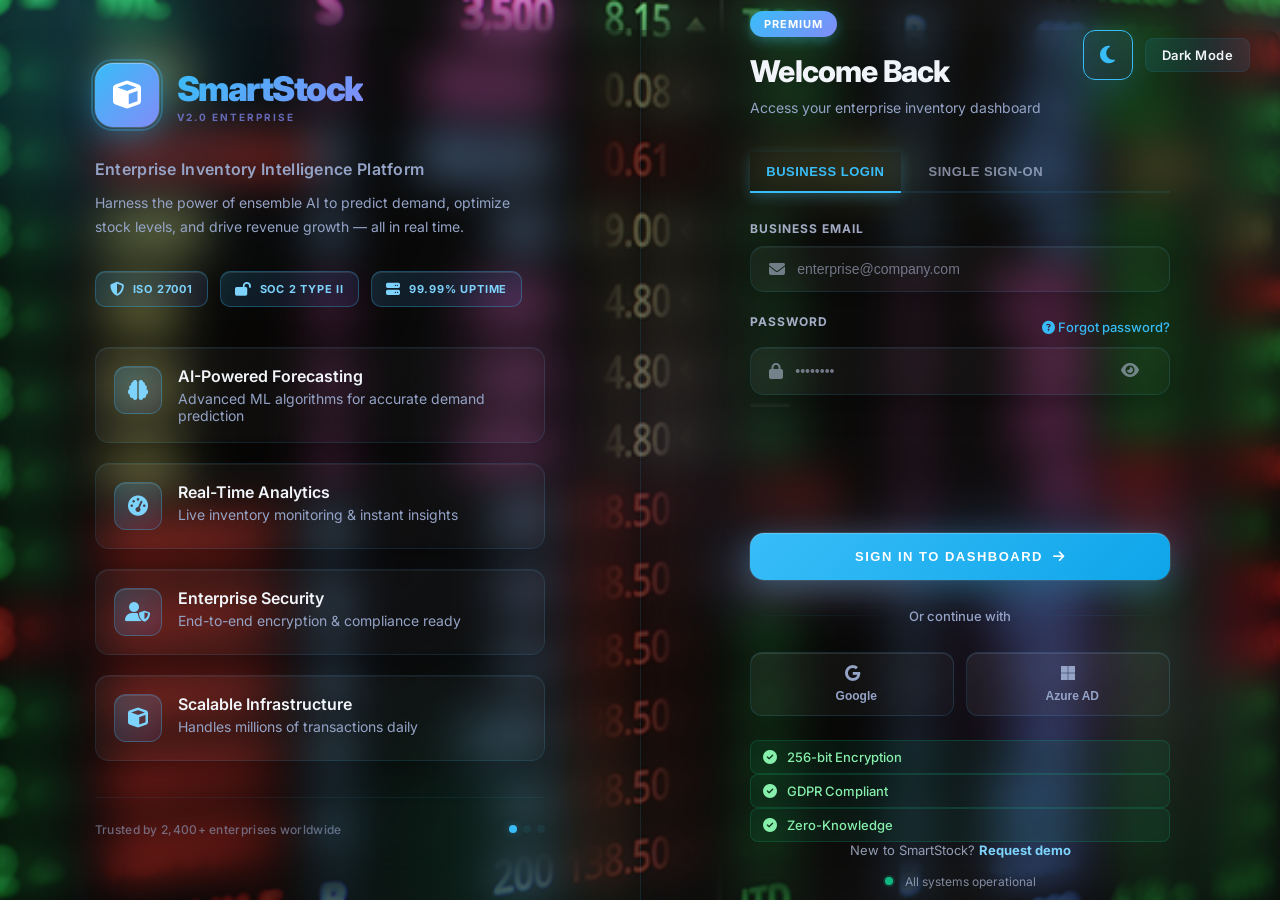
<file: frontend/index.html>
<!DOCTYPE html>
<html lang="en">
<head>
    <meta charset="UTF-8">
    <meta name="viewport" content="width=device-width, initial-scale=1.0">
    <meta name="description" content="SmartStock - Enterprise Inventory Intelligence Platform. AI-powered forecasting, real-time analytics, and enterprise-grade security for inventory management.">
    <meta name="theme-color" content="#0f172a">
    <title>SmartStock — Enterprise Inventory Intelligence Platform</title>
    <link rel="preconnect" href="https://fonts.googleapis.com">
    <link rel="preconnect" href="https://fonts.gstatic.com" crossorigin>
    <link href="https://fonts.googleapis.com/css2?family=Inter:wght@300;400;500;600;700;800;900&display=swap" rel="stylesheet">
    <link rel="stylesheet" href="style.css">
    <link rel="stylesheet" href="https://cdnjs.cloudflare.com/ajax/libs/font-awesome/6.4.0/css/all.min.css">
</head>
<body>
    <!-- Theme toggle button -->
    <div class="theme-toggle-container" id="themeToggleContainer">
        <button class="theme-toggle-btn" id="themeToggle" title="Toggle Dark/Light Mode" aria-label="Toggle theme">
            <i class="fas fa-sun"></i>
            <i class="fas fa-moon"></i>
        </button>
        <span class="theme-label" id="themeLabel">Light Mode</span>
    </div>

    <!-- Premium animated background with bg.jpg -->
    <div class="animated-bg">
        <div class="bg-image-layer"></div>
        <canvas id="particleCanvas" class="particle-canvas"></canvas>
        <div class="blur-blob blob-1"></div>
        <div class="blur-blob blob-2"></div>
        <div class="blur-blob blob-3"></div>
        <div class="blur-blob blob-4"></div>
    </div>

    <!-- Loading overlay -->
    <div class="loading-overlay" id="loadingOverlay" aria-label="Loading">
        <div class="premium-spinner">
            <div class="spinner-orbit">
                <div class="spinner-ring"></div>
                <div class="spinner-ring ring-2"></div>
                <div class="spinner-ring ring-3"></div>
                <div class="spinner-core"></div>
            </div>
            <div class="spinner-text">SmartStock</div>
            <div class="spinner-subtext">Initializing Intelligence Engine...</div>
        </div>
    </div>

    <!-- Notification toast -->
    <div class="toast-container" id="toastContainer"></div>

    <!-- Main container -->
    <div class="auth-container">
        <!-- Left side - Info section -->
        <div class="auth-info">
            <div class="info-content">
                <div class="logo-section">
                    <div class="logo-icon">
                        <i class="fas fa-cube"></i>
                        <div class="logo-pulse"></div>
                    </div>
                    <div class="logo-text">
                        <h1 class="brand-name">SmartStock</h1>
                        <span class="brand-version">v2.0 Enterprise</span>
                    </div>
                </div>
                
                <p class="brand-tagline">Enterprise Inventory Intelligence Platform</p>
                <p class="brand-description">Harness the power of ensemble AI to predict demand, optimize stock levels, and drive revenue growth — all in real time.</p>
                
                <div class="trust-badges">
                    <div class="badge" id="badgeIso">
                        <i class="fas fa-shield-alt"></i>
                        <span>ISO 27001</span>
                    </div>
                    <div class="badge" id="badgeSoc">
                        <i class="fas fa-lock-open"></i>
                        <span>SOC 2 Type II</span>
                    </div>
                    <div class="badge" id="badgeUptime">
                        <i class="fas fa-server"></i>
                        <span>99.99% Uptime</span>
                    </div>
                </div>
                
                <div class="features-list">
                    <div class="feature-item" id="featureAi">
                        <div class="feature-icon">
                            <i class="fas fa-brain"></i>
                        </div>
                        <div class="feature-text">
                            <h3>AI-Powered Forecasting</h3>
                            <p>Advanced ML algorithms for accurate demand prediction</p>
                        </div>
                    </div>
                    
                    <div class="feature-item" id="featureAnalytics">
                        <div class="feature-icon">
                            <i class="fas fa-tachometer-alt"></i>
                        </div>
                        <div class="feature-text">
                            <h3>Real-Time Analytics</h3>
                            <p>Live inventory monitoring & instant insights</p>
                        </div>
                    </div>
                    
                    <div class="feature-item" id="featureSecurity">
                        <div class="feature-icon">
                            <i class="fas fa-user-shield"></i>
                        </div>
                        <div class="feature-text">
                            <h3>Enterprise Security</h3>
                            <p>End-to-end encryption & compliance ready</p>
                        </div>
                    </div>

                    <div class="feature-item" id="featureScale">
                        <div class="feature-icon">
                            <i class="fas fa-cube"></i>
                        </div>
                        <div class="feature-text">
                            <h3>Scalable Infrastructure</h3>
                            <p>Handles millions of transactions daily</p>
                        </div>
                    </div>
                </div>

                <div class="clients-strip">
                    <span class="clients-label">Trusted by 2,400+ enterprises worldwide</span>
                    <div class="clients-dots">
                        <span class="dot active"></span>
                        <span class="dot"></span>
                        <span class="dot"></span>
                    </div>
                </div>
            </div>
        </div>

        <!-- Right side - Login form -->
        <div class="auth-form-wrapper">
            <div class="auth-form">
                <div class="form-header">
                    <div class="form-header-badge">PREMIUM</div>
                    <h2>Welcome Back</h2>
                    <p>Access your enterprise inventory dashboard</p>
                </div>

                <!-- Form tabs for premium feel -->
                <div class="form-tabs">
                    <button class="tab-btn active" data-tab="login" id="tabLogin">Business Login</button>
                    <button class="tab-btn" data-tab="sso" id="tabSso">Single Sign-On</button>
                </div>

                <form id="loginForm" onsubmit="handleLogin(event)">
                    <!-- Email input with validation -->
                    <div class="form-group">
                        <label for="email" class="form-label">Business Email</label>
                        <div class="input-wrapper">
                            <i class="fas fa-envelope"></i>
                            <input 
                                type="email" 
                                id="email" 
                                class="form-input" 
                                placeholder="enterprise@company.com"
                                required
                                autocomplete="email"
                            >
                            <span class="input-status" id="emailStatus"></span>
                            <span class="input-error" id="emailError"></span>
                        </div>
                    </div>

                    <!-- Password input with strength indicator -->
                    <div class="form-group">
                        <div class="password-header">
                            <label for="password" class="form-label">Password</label>
                            <a href="#" class="forgot-link" id="forgotPassword">
                                <i class="fas fa-question-circle"></i> Forgot password?
                            </a>
                        </div>
                        <div class="input-wrapper">
                            <i class="fas fa-lock"></i>
                            <input 
                                type="password" 
                                id="password" 
                                class="form-input" 
                                placeholder="••••••••"
                                required
                                autocomplete="current-password"
                            >
                            <button type="button" class="toggle-password" onclick="togglePassword()" aria-label="Toggle password visibility">
                                <i class="fas fa-eye"></i>
                            </button>
                            <span class="input-error" id="passwordError"></span>
                        </div>
                        <div class="password-strength" id="passwordStrength">
                            <div class="strength-bar"></div>
                            <span class="strength-text"></span>
                        </div>
                    </div>

                    <!-- 2FA Option -->
                    <div class="form-group checkbox-group">
                        <label class="checkbox-label" for="enable2FA">
                            <input type="checkbox" id="enable2FA" name="enable2fa">
                            <span class="checkbox-custom"></span>
                            <span class="checkbox-text">
                                <span>Enable Two-Factor Authentication</span>
                                <small>Recommended for enterprise security</small>
                            </span>
                        </label>
                    </div>

                    <!-- Remember me -->
                    <div class="form-group checkbox-group">
                        <label class="checkbox-label" for="remember">
                            <input type="checkbox" id="remember" name="remember">
                            <span class="checkbox-custom"></span>
                            Keep me signed in on this device
                        </label>
                    </div>

                    <!-- Login button with premium state -->
                    <button type="submit" class="btn-login" id="loginBtn">
                        <span class="btn-text">Sign In to Dashboard</span>
                        <i class="fas fa-arrow-right"></i>
                        <span class="btn-loading hidden">
                            <i class="fas fa-spinner fa-spin"></i>
                        </span>
                    </button>
                </form>

                <!-- Divider -->
                <div class="divider">
                    <span>Or continue with</span>
                </div>

                <!-- Premium social login -->
                <div class="social-login">
                    <button class="social-btn google-btn" title="Login with Google Enterprise" id="googleLoginBtn">
                        <i class="fab fa-google"></i>
                        <span>Google</span>
                    </button>
                    <button class="social-btn microsoft-btn" title="Login with Microsoft" id="microsoftLoginBtn">
                        <i class="fab fa-microsoft"></i>
                        <span>Azure AD</span>
                    </button>
                </div>

                <!-- Security features -->
                <div class="security-info">
                    <div class="security-item">
                        <i class="fas fa-check-circle"></i>
                        <span>256-bit Encryption</span>
                    </div>
                    <div class="security-item">
                        <i class="fas fa-check-circle"></i>
                        <span>GDPR Compliant</span>
                    </div>
                    <div class="security-item">
                        <i class="fas fa-check-circle"></i>
                        <span>Zero-Knowledge</span>
                    </div>
                </div>

                <!-- Sign up link -->
                <p class="signup-prompt">
                    New to SmartStock? <a href="#" class="signup-link" id="requestDemo">Request demo</a>
                </p>

                <!-- Footer with live status -->
                <div class="form-footer">
                    <span class="status-indicator"></span> All systems operational
                </div>
            </div>
        </div>
    </div>

    <script>
        // ==================== PARTICLE CANVAS ====================
        (function initParticles() {
            const canvas = document.getElementById('particleCanvas');
            if (!canvas) return;
            const ctx = canvas.getContext('2d');
            let particles = [];
            let animationId;

            function resize() {
                canvas.width = window.innerWidth;
                canvas.height = window.innerHeight;
            }
            resize();
            window.addEventListener('resize', resize);

            class Particle {
                constructor() {
                    this.reset();
                }
                reset() {
                    this.x = Math.random() * canvas.width;
                    this.y = Math.random() * canvas.height;
                    this.size = Math.random() * 2 + 0.5;
                    this.speedX = (Math.random() - 0.5) * 0.4;
                    this.speedY = (Math.random() - 0.5) * 0.4;
                    this.opacity = Math.random() * 0.4 + 0.1;
                    this.pulse = Math.random() * Math.PI * 2;
                }
                update() {
                    this.x += this.speedX;
                    this.y += this.speedY;
                    this.pulse += 0.02;
                    this.opacity = 0.15 + Math.sin(this.pulse) * 0.1;
                    if (this.x < 0 || this.x > canvas.width) this.speedX *= -1;
                    if (this.y < 0 || this.y > canvas.height) this.speedY *= -1;
                }
                draw() {
                    ctx.beginPath();
                    ctx.arc(this.x, this.y, this.size, 0, Math.PI * 2);
                    ctx.fillStyle = `rgba(56, 189, 248, ${this.opacity})`;
                    ctx.fill();
                }
            }

            const count = Math.min(80, Math.floor((canvas.width * canvas.height) / 15000));
            for (let i = 0; i < count; i++) particles.push(new Particle());

            function drawLines() {
                for (let i = 0; i < particles.length; i++) {
                    for (let j = i + 1; j < particles.length; j++) {
                        const dx = particles[i].x - particles[j].x;
                        const dy = particles[i].y - particles[j].y;
                        const dist = Math.sqrt(dx * dx + dy * dy);
                        if (dist < 150) {
                            ctx.beginPath();
                            ctx.moveTo(particles[i].x, particles[i].y);
                            ctx.lineTo(particles[j].x, particles[j].y);
                            ctx.strokeStyle = `rgba(56, 189, 248, ${0.06 * (1 - dist / 150)})`;
                            ctx.lineWidth = 0.5;
                            ctx.stroke();
                        }
                    }
                }
            }

            function animate() {
                ctx.clearRect(0, 0, canvas.width, canvas.height);
                particles.forEach(p => { p.update(); p.draw(); });
                drawLines();
                animationId = requestAnimationFrame(animate);
            }
            animate();
        })();

        // ==================== APP INIT ====================
        window.addEventListener('load', () => {
            const overlay = document.getElementById('loadingOverlay');
            overlay.classList.add('fade-out');
            setTimeout(() => {
                overlay.style.display = 'none';
            }, 800);
        });

        // Form tabs functionality
        document.querySelectorAll('.tab-btn').forEach(btn => {
            btn.addEventListener('click', function() {
                document.querySelectorAll('.tab-btn').forEach(b => b.classList.remove('active'));
                this.classList.add('active');
            });
        });

        // Password visibility toggle
        function togglePassword() {
            const passwordInput = document.getElementById('password');
            const toggleBtn = document.querySelector('.toggle-password i');
            
            if (passwordInput.type === 'password') {
                passwordInput.type = 'text';
                toggleBtn.classList.remove('fa-eye');
                toggleBtn.classList.add('fa-eye-slash');
            } else {
                passwordInput.type = 'password';
                toggleBtn.classList.remove('fa-eye-slash');
                toggleBtn.classList.add('fa-eye');
            }
        }

        // Password strength indicator
        document.getElementById('password').addEventListener('input', function() {
            const password = this.value;
            const strength = calculatePasswordStrength(password);
            updateStrengthIndicator(strength);
        });

        function calculatePasswordStrength(password) {
            let strength = 0;
            if (password.length >= 8) strength++;
            if (password.length >= 12) strength++;
            if (/[a-z]/.test(password) && /[A-Z]/.test(password)) strength++;
            if (/[0-9]/.test(password)) strength++;
            if (/[^a-zA-Z0-9]/.test(password)) strength++;
            return strength;
        }

        function updateStrengthIndicator(strength) {
            const strengthEl = document.getElementById('passwordStrength');
            const bar = strengthEl.querySelector('.strength-bar');
            const text = strengthEl.querySelector('.strength-text');
            
            const levels = ['', 'Weak', 'Fair', 'Good', 'Strong', 'Very Strong'];
            const colors = ['', '#ef4444', '#f97316', '#eab308', '#22c55e', '#10b981'];
            
            bar.style.width = (strength * 20) + '%';
            bar.style.background = colors[strength];
            text.textContent = levels[strength];
            text.style.color = colors[strength];
        }

        // Email validation with live feedback
        document.getElementById('email').addEventListener('input', function() {
            const email = this.value;
            const status = document.getElementById('emailStatus');
            
            if (email && /^[^\s@]+@[^\s@]+\.[^\s@]+$/.test(email)) {
                status.innerHTML = '<i class="fas fa-check-circle"></i>';
                status.style.color = '#10b981';
            } else if (email) {
                status.innerHTML = '<i class="fas fa-times-circle"></i>';
                status.style.color = '#ef4444';
            } else {
                status.innerHTML = '';
            }
        });

        // Main login handler with premium validation
        function handleLogin(event) {
            event.preventDefault();
            const email = document.getElementById('email').value;
            const password = document.getElementById('password').value;
            const enable2FA = document.getElementById('enable2FA').checked;
            
            // Reset errors
            document.getElementById('emailError').textContent = '';
            document.getElementById('passwordError').textContent = '';
            
            let isValid = true;
            
            // Validate email
            if (!email || !/^[^\s@]+@[^\s@]+\.[^\s@]+$/.test(email)) {
                document.getElementById('emailError').textContent = 'Please enter a valid business email';
                isValid = false;
            }
            
            // Validate password
            if (!password || password.length < 6) {
                document.getElementById('passwordError').textContent = 'Password must be at least 6 characters';
                isValid = false;
            }
            
            if (isValid) {
                // Add loading state
                const btn = event.target.querySelector('.btn-login');
                const btnText = btn.querySelector('.btn-text');
                const btnLoading = btn.querySelector('.btn-loading');
                
                btn.classList.add('loading');
                btn.disabled = true;
                btnText.classList.add('hidden');
                btnLoading.classList.remove('hidden');
                
                // Show toast notification
                showToast('Authenticating...', 'info');
                
                // Simulate authentication delay
                setTimeout(() => {
                    if (enable2FA) {
                        showToast('2FA Code sent to your email', 'success');
                        // In a real app, show 2FA prompt here
                    }
                    // Redirect to dashboard
                    window.location.href = 'dashboard.html';
                }, 1200);
            }
        }

        // Toast notification system
        function showToast(message, type = 'info') {
            const container = document.getElementById('toastContainer');
            const toast = document.createElement('div');
            
            const icons = {
                success: 'fa-check-circle',
                error: 'fa-exclamation-circle',
                info: 'fa-info-circle',
                warning: 'fa-exclamation-triangle'
            };
            
            toast.className = `toast toast-${type}`;
            toast.innerHTML = `
                <i class="fas ${icons[type]}"></i>
                <span>${message}</span>
            `;
            
            container.appendChild(toast);
            
            setTimeout(() => {
                toast.classList.add('show');
            }, 10);
            
            setTimeout(() => {
                toast.classList.remove('show');
                setTimeout(() => toast.remove(), 300);
            }, 3000);
        }

        // Add input focus effects
        document.querySelectorAll('.form-input').forEach(input => {
            input.addEventListener('focus', function() {
                this.closest('.input-wrapper').classList.add('focused');
            });
            
            input.addEventListener('blur', function() {
                this.closest('.input-wrapper').classList.remove('focused');
            });
        });

        // Premium keyboard interactions
        document.addEventListener('keydown', (e) => {
            if (e.key === 'Enter' && document.activeElement.closest('.form-input')) {
                const form = document.getElementById('loginForm');
                if (form) form.dispatchEvent(new Event('submit'));
            }
        });

        // ==================== THEME TOGGLE FUNCTIONALITY ====================
        const THEMES = ['dark', 'light', 'aurora', 'cyber'];
        const THEME_CONFIG = {
            dark:   { label: 'Dark Mode',   icon: 'fa-moon',       class: null },
            light:  { label: 'Light Mode',  icon: 'fa-sun',        class: 'light-mode' },
            aurora: { label: 'Aurora Mode',  icon: 'fa-star',       class: 'aurora-mode' },
            cyber:  { label: 'Cyber Mode',   icon: 'fa-bolt',       class: 'cyber-mode' }
        };

        // Initialize theme from localStorage
        function initializeTheme() {
            const savedTheme = localStorage.getItem('smartstock-theme') || 'dark';
            applyTheme(savedTheme);
        }

        // Apply theme to the entire page
        function applyTheme(theme) {
            const html = document.documentElement;
            const themeLabel = document.getElementById('themeLabel');
            const toggleBtn = document.getElementById('themeToggle');

            // Remove all theme classes
            Object.values(THEME_CONFIG).forEach(cfg => {
                if (cfg.class) html.classList.remove(cfg.class);
            });

            // Apply new theme class
            const config = THEME_CONFIG[theme];
            if (config.class) html.classList.add(config.class);

            // Update label
            themeLabel.textContent = config.label;

            // Update toggle icon
            toggleBtn.innerHTML = `<i class="fas ${config.icon}"></i>`;

            localStorage.setItem('smartstock-theme', theme);
        }

        // Handle theme toggle button clicks — cycle through themes
        document.getElementById('themeToggle').addEventListener('click', () => {
            const currentTheme = localStorage.getItem('smartstock-theme') || 'dark';
            const currentIndex = THEMES.indexOf(currentTheme);
            const nextIndex = (currentIndex + 1) % THEMES.length;
            const nextTheme = THEMES[nextIndex];
            applyTheme(nextTheme);
            
            // Add a subtle animation effect
            const btn = document.getElementById('themeToggle');
            btn.style.transform = 'scale(0.9) rotate(15deg)';
            setTimeout(() => {
                btn.style.transform = 'scale(1) rotate(0deg)';
            }, 300);
        });

        // Allow keyboard shortcut: Ctrl+Shift+T to toggle theme
        document.addEventListener('keydown', (e) => {
            if (e.ctrlKey && e.shiftKey && e.key === 'T') {
                e.preventDefault();
                document.getElementById('themeToggle').click();
            }
        });

        // Initialize theme on page load
        initializeTheme();

        // ==================== INTERSECTION OBSERVER ANIMATIONS ====================
        const observerOptions = { threshold: 0.1, rootMargin: '0px 0px -40px 0px' };
        const observer = new IntersectionObserver((entries) => {
            entries.forEach(entry => {
                if (entry.isIntersecting) {
                    entry.target.classList.add('animate-in');
                    observer.unobserve(entry.target);
                }
            });
        }, observerOptions);

        document.querySelectorAll('.feature-item, .badge, .security-item').forEach(el => {
            observer.observe(el);
        });
    </script>
</body>
</html>
</file>
<file: frontend/style.css>
/* ==================== RESET & GLOBALS ==================== */
* {
    margin: 0;
    padding: 0;
    box-sizing: border-box;
}

:root {
    /* Dark mode colors (default) */
    --primary-color: #38bdf8;
    --primary-dark: #0ea5e9;
    --primary-glow: rgba(56, 189, 248, 0.35);
    --secondary-color: #818cf8;
    --accent-color: #f472b6;
    --background: transparent;
    --surface: #0f1729;
    --surface-light: #1a2540;
    --text-primary: #f1f5f9;
    --text-secondary: #94a3c6;
    --border-color: rgba(56, 189, 248, 0.08);
    --success: #10b981;
    --error: #ef4444;
    --transition: all 0.35s cubic-bezier(0.4, 0, 0.2, 1);
    --bg-opacity: 1;
    --overlay-opacity: 0.6;
    --blur-intensity: 20px;
    --glass-bg: linear-gradient(135deg, rgba(255,255,255,0.04), rgba(255,255,255,0.01));
    --glass-border: rgba(56, 189, 248, 0.12);
    --card-shadow: 0 8px 32px rgba(0,0,0,0.3), inset 0 1px 0 rgba(255,255,255,0.05);
    --font-display: 'Inter', -apple-system, BlinkMacSystemFont, 'Segoe UI', sans-serif;
}

/* Bright mode colors */
html.light-mode {
    --primary-color: #0ea5e9;
    --primary-dark: #0284c7;
    --primary-glow: rgba(14, 165, 233, 0.25);
    --secondary-color: #6366f1;
    --accent-color: #db2777;
    --background: #f0f4f8;
    --surface: #ffffff;
    --surface-light: #e8edf5;
    --text-primary: #0f172a;
    --text-secondary: #475569;
    --border-color: rgba(0, 0, 0, 0.08);
    --success: #059669;
    --error: #dc2626;
    --bg-opacity: 0.75;
    --overlay-opacity: 0.15;
    --blur-intensity: 10px;
    --glass-bg: linear-gradient(135deg, rgba(255,255,255,0.7), rgba(255,255,255,0.4));
    --glass-border: rgba(14, 165, 233, 0.15);
    --card-shadow: 0 8px 32px rgba(0,0,0,0.08), inset 0 1px 0 rgba(255,255,255,0.9);
}

/* ==================== AURORA THEME ==================== */
html.aurora-mode {
    --primary-color: #a78bfa;
    --primary-dark: #7c3aed;
    --primary-glow: rgba(167, 139, 250, 0.35);
    --secondary-color: #34d399;
    --accent-color: #f9a8d4;
    --background: #0c0a1e;
    --surface: #140f2e;
    --surface-light: #1e1843;
    --text-primary: #ede9fe;
    --text-secondary: #a5b4d4;
    --border-color: rgba(167, 139, 250, 0.1);
    --success: #34d399;
    --error: #fb7185;
    --bg-opacity: 0.3;
    --overlay-opacity: 0.6;
    --blur-intensity: 22px;
    --glass-bg: linear-gradient(135deg, rgba(167,139,250,0.06), rgba(52,211,153,0.02));
    --glass-border: rgba(167, 139, 250, 0.14);
    --card-shadow: 0 8px 32px rgba(0,0,0,0.4), inset 0 1px 0 rgba(167,139,250,0.08);
}

html.aurora-mode .animated-bg {
    background: transparent;
}

html.aurora-mode .blob-1 {
    background: linear-gradient(135deg, #a78bfa, #7c3aed);
}

html.aurora-mode .blob-2 {
    background: linear-gradient(135deg, #34d399, #f9a8d4);
}

html.aurora-mode .blob-3 {
    background: linear-gradient(135deg, #818cf8, #6ee7b7);
}

html.aurora-mode .blob-4 {
    background: linear-gradient(135deg, #f472b6, #a78bfa);
}

html.aurora-mode .brand-name {
    background: linear-gradient(135deg, #a78bfa, #34d399, #f9a8d4);
    background-size: 200% 200%;
    -webkit-background-clip: text;
    background-clip: text;
}

html.aurora-mode .logo-icon {
    background: linear-gradient(135deg, #a78bfa, #34d399);
    box-shadow: 0 8px 32px rgba(167, 139, 250, 0.4), 0 0 0 1px rgba(255,255,255,0.15);
}

html.aurora-mode .logo-pulse {
    border-color: rgba(167, 139, 250, 0.3);
}

html.aurora-mode .btn-login {
    background: linear-gradient(135deg, #a78bfa, #7c3aed, #34d399);
    background-size: 200% 200%;
    box-shadow: 0 8px 32px rgba(167, 139, 250, 0.35), 0 0 0 1px rgba(255,255,255,0.1);
}

html.aurora-mode .btn-login:hover {
    box-shadow: 0 16px 48px rgba(167, 139, 250, 0.45), 0 0 0 1px rgba(255,255,255,0.15);
}

html.aurora-mode .form-header-badge {
    background: linear-gradient(135deg, #a78bfa, #34d399);
    box-shadow: 0 8px 24px rgba(167, 139, 250, 0.35);
}

html.aurora-mode .tab-btn.active {
    color: #a78bfa;
    border-bottom-color: #a78bfa;
    box-shadow: 0 4px 12px rgba(167, 139, 250, 0.25);
}

html.aurora-mode .badge {
    background: linear-gradient(135deg, rgba(167,139,250,0.15), rgba(52,211,153,0.1));
    border-color: rgba(167, 139, 250, 0.3);
    color: #c4b5fd;
}

html.aurora-mode .feature-icon {
    background: linear-gradient(135deg, rgba(167,139,250,0.2), rgba(52,211,153,0.1));
    border-color: rgba(167, 139, 250, 0.3);
    color: #c4b5fd;
}

html.aurora-mode .theme-toggle-btn {
    border-color: var(--primary-color);
    background: linear-gradient(135deg, rgba(167,139,250,0.1), rgba(52,211,153,0.1));
    box-shadow: 0 8px 32px rgba(167, 139, 250, 0.2);
}

html.aurora-mode .auth-info {
    background: transparent;
    border-right-color: rgba(167, 139, 250, 0.12);
}

html.aurora-mode .auth-form-wrapper {
    background: transparent;
}

html.aurora-mode .btn-primary {
    background: linear-gradient(135deg, #a78bfa, #34d399);
    box-shadow: 0 4px 16px rgba(167, 139, 250, 0.3);
}

html.aurora-mode .nav-item.active {
    background: linear-gradient(135deg, rgba(167,139,250,0.2), rgba(52,211,153,0.1));
    border-left-color: #a78bfa;
}

html.aurora-mode .stat-card:hover {
    border-color: rgba(167, 139, 250, 0.4);
    box-shadow: inset 0 1px 2px rgba(255,255,255,0.1), 0 12px 32px rgba(167,139,250,0.15);
}

html.aurora-mode .sidebar-header h2 {
    background: linear-gradient(135deg, #a78bfa, #34d399);
    -webkit-background-clip: text;
    background-clip: text;
}

html.aurora-mode .dashboard-header {
    background: linear-gradient(135deg, rgba(12,10,30,0.7), rgba(20,15,46,0.7));
    border-bottom-color: rgba(167, 139, 250, 0.1);
}

html.aurora-mode .premium-sidebar {
    background: linear-gradient(180deg, rgba(12,10,30,0.5) 0%, rgba(20,15,46,0.5) 100%);
    border-right-color: rgba(167, 139, 250, 0.1);
}

/* ==================== CYBER THEME ==================== */
html.cyber-mode {
    --primary-color: #22d3ee;
    --primary-dark: #06b6d4;
    --primary-glow: rgba(34, 211, 238, 0.35);
    --secondary-color: #fb923c;
    --accent-color: #facc15;
    --background: #030908;
    --surface: #071210;
    --surface-light: #0f1f1c;
    --text-primary: #ecfdf5;
    --text-secondary: #86b5a8;
    --border-color: rgba(34, 211, 238, 0.1);
    --success: #22d3ee;
    --error: #f43f5e;
    --bg-opacity: 0.25;
    --overlay-opacity: 0.65;
    --blur-intensity: 18px;
    --glass-bg: linear-gradient(135deg, rgba(34,211,238,0.05), rgba(251,146,60,0.02));
    --glass-border: rgba(34, 211, 238, 0.12);
    --card-shadow: 0 8px 32px rgba(0,0,0,0.5), inset 0 1px 0 rgba(34,211,238,0.06);
}

html.cyber-mode .animated-bg {
    background: transparent;
}

html.cyber-mode .blob-1 {
    background: linear-gradient(135deg, #22d3ee, #06b6d4);
}

html.cyber-mode .blob-2 {
    background: linear-gradient(135deg, #fb923c, #facc15);
}

html.cyber-mode .blob-3 {
    background: linear-gradient(135deg, #22d3ee, #34d399);
}

html.cyber-mode .blob-4 {
    background: linear-gradient(135deg, #fb923c, #22d3ee);
}

html.cyber-mode .brand-name {
    background: linear-gradient(135deg, #22d3ee, #fb923c, #facc15);
    background-size: 200% 200%;
    -webkit-background-clip: text;
    background-clip: text;
}

html.cyber-mode .logo-icon {
    background: linear-gradient(135deg, #22d3ee, #fb923c);
    box-shadow: 0 8px 32px rgba(34, 211, 238, 0.4), 0 0 0 1px rgba(255,255,255,0.1);
}

html.cyber-mode .logo-pulse {
    border-color: rgba(34, 211, 238, 0.3);
}

html.cyber-mode .btn-login {
    background: linear-gradient(135deg, #22d3ee, #06b6d4, #fb923c);
    background-size: 200% 200%;
    box-shadow: 0 8px 32px rgba(34, 211, 238, 0.35), 0 0 0 1px rgba(255,255,255,0.1);
}

html.cyber-mode .btn-login:hover {
    box-shadow: 0 16px 48px rgba(34, 211, 238, 0.45), 0 0 0 1px rgba(255,255,255,0.15);
}

html.cyber-mode .form-header-badge {
    background: linear-gradient(135deg, #22d3ee, #fb923c);
    box-shadow: 0 8px 24px rgba(34, 211, 238, 0.35);
}

html.cyber-mode .tab-btn.active {
    color: #22d3ee;
    border-bottom-color: #22d3ee;
    box-shadow: 0 4px 12px rgba(34, 211, 238, 0.25);
}

html.cyber-mode .badge {
    background: linear-gradient(135deg, rgba(34,211,238,0.15), rgba(251,146,60,0.1));
    border-color: rgba(34, 211, 238, 0.3);
    color: #67e8f9;
}

html.cyber-mode .feature-icon {
    background: linear-gradient(135deg, rgba(34,211,238,0.2), rgba(251,146,60,0.1));
    border-color: rgba(34, 211, 238, 0.3);
    color: #67e8f9;
}

html.cyber-mode .theme-toggle-btn {
    border-color: var(--primary-color);
    background: linear-gradient(135deg, rgba(34,211,238,0.1), rgba(251,146,60,0.1));
    box-shadow: 0 8px 32px rgba(34, 211, 238, 0.2);
}

html.cyber-mode .auth-info {
    background: transparent;
    border-right-color: rgba(34, 211, 238, 0.12);
}

html.cyber-mode .auth-form-wrapper {
    background: transparent;
}

html.cyber-mode .btn-primary {
    background: linear-gradient(135deg, #22d3ee, #fb923c);
    box-shadow: 0 4px 16px rgba(34, 211, 238, 0.3);
}

html.cyber-mode .nav-item.active {
    background: linear-gradient(135deg, rgba(34,211,238,0.2), rgba(251,146,60,0.1));
    border-left-color: #22d3ee;
}

html.cyber-mode .stat-card:hover {
    border-color: rgba(34, 211, 238, 0.4);
    box-shadow: inset 0 1px 2px rgba(255,255,255,0.1), 0 12px 32px rgba(34,211,238,0.15);
}

html.cyber-mode .sidebar-header h2 {
    background: linear-gradient(135deg, #22d3ee, #fb923c);
    -webkit-background-clip: text;
    background-clip: text;
}

html.cyber-mode .dashboard-header {
    background: linear-gradient(135deg, rgba(3,9,8,0.7), rgba(7,18,16,0.7));
    border-bottom-color: rgba(34, 211, 238, 0.1);
}

html.cyber-mode .premium-sidebar {
    background: linear-gradient(180deg, rgba(3,9,8,0.5) 0%, rgba(7,18,16,0.5) 100%);
    border-right-color: rgba(34, 211, 238, 0.1);
}

html, body {
    width: 100%;
    height: 100%;
    font-family: var(--font-display);
    background-color: transparent;
    color: var(--text-primary);
    overflow-x: hidden;
    transition: background-color 0.4s ease, color 0.4s ease;
    -webkit-font-smoothing: antialiased;
    -moz-osx-font-smoothing: grayscale;
    text-rendering: optimizeLegibility;
}

/* Particle Canvas */
.particle-canvas {
    position: absolute;
    top: 0;
    left: 0;
    width: 100%;
    height: 100%;
    z-index: 0;
    pointer-events: none;
}

/* ==================== THEME TOGGLE BUTTON ==================== */
.theme-toggle-container {
    position: fixed;
    top: 30px;
    right: 30px;
    display: flex;
    align-items: center;
    gap: 12px;
    z-index: 1000;
    animation: slideInRight 0.6s cubic-bezier(0.34, 1.56, 0.64, 1);
}

.theme-toggle-btn {
    width: 50px;
    height: 50px;
    border-radius: 12px;
    border: 1.5px solid var(--primary-color);
    background: linear-gradient(135deg, rgba(56, 189, 248, 0.1), rgba(99, 102, 241, 0.1));
    backdrop-filter: blur(var(--blur-intensity));
    cursor: pointer;
    display: flex;
    align-items: center;
    justify-content: center;
    font-size: 20px;
    color: var(--primary-color);
    transition: all 0.4s cubic-bezier(0.34, 1.56, 0.64, 1);
    box-shadow: 0 8px 32px rgba(56, 189, 248, 0.2);
    position: relative;
    overflow: hidden;
}

.theme-toggle-btn i {
    position: absolute;
    transition: all 0.4s cubic-bezier(0.34, 1.56, 0.64, 1);
}

.theme-toggle-btn i.fas-sun {
    opacity: 1;
    transform: scale(1) rotate(0deg);
}

.theme-toggle-btn i.fas-moon {
    opacity: 0;
    transform: scale(0.5) rotate(-90deg);
}

.theme-toggle-btn:hover {
    transform: scale(1.1);
    box-shadow: 0 12px 40px rgba(56, 189, 248, 0.4);
    background: linear-gradient(135deg, rgba(56, 189, 248, 0.2), rgba(99, 102, 241, 0.2));
}

.theme-toggle-btn:active {
    transform: scale(0.95);
}

html.light-mode .theme-toggle-btn i.fas-sun {
    opacity: 0;
    transform: scale(0.5) rotate(90deg);
}

html.light-mode .theme-toggle-btn i.fas-moon {
    opacity: 1;
    transform: scale(1) rotate(0deg);
}

.theme-label {
    font-size: 13px;
    font-weight: 600;
    color: var(--text-primary);
    background: rgba(56, 189, 248, 0.1);
    padding: 8px 16px;
    border-radius: 8px;
    backdrop-filter: blur(10px);
    border: 1px solid var(--border-color);
    white-space: nowrap;
    letter-spacing: 0.5px;
}

/* ==================== ANIMATED BACKGROUND ==================== */
.animated-bg {
    position: fixed;
    top: 0;
    left: 0;
    width: 100%;
    height: 100%;
    background: transparent;
    z-index: -2;
    overflow: hidden;
    transition: background 0.5s;
}

html.light-mode .animated-bg {
    background: transparent;
    z-index: -2;
}

.bg-image-layer {
    position: absolute;
    width: 100%;
    height: 100%;
    background: url("Open-Interest.jpg") no-repeat center center/cover;
    background-attachment: fixed;
    opacity: 1;
    z-index: -1;
    filter: none;
    mix-blend-mode: normal;
    animation: bgShift 20s ease-in-out infinite;
    transition: opacity 0.5s, filter 0.5s;
}

html.light-mode .bg-image-layer {
    opacity: var(--bg-opacity);
    filter: saturate(1.6) brightness(1.1) contrast(1.1) hue-rotate(-5deg);
    mix-blend-mode: screen;
}

@keyframes bgShift {
    0%, 100% { transform: scale(1) translateZ(0); }
    50% { transform: scale(1.02) translateZ(0); }
}

.blur-blob {
    position: absolute;
    border-radius: 50%;
    filter: blur(80px);
    opacity: 0.2;
    animation: float 8s ease-in-out infinite;
}

.blob-1 {
    width: 300px;
    height: 300px;
    background: linear-gradient(135deg, #38bdf8, #0ea5e9);
    top: -10%;
    left: -5%;
    animation-delay: 0s;
}

.blob-2 {
    width: 250px;
    height: 250px;
    background: linear-gradient(135deg, #6366f1, #ec4899);
    top: 60%;
    right: 5%;
    animation-delay: 2s;
}

.blob-3 {
    width: 200px;
    height: 200px;
    background: linear-gradient(135deg, #10b981, #34d399);
    bottom: -5%;
    left: 30%;
    animation-delay: 4s;
}

.blob-4 {
    width: 180px;
    height: 180px;
    background: linear-gradient(135deg, #f472b6, #818cf8);
    top: 40%;
    left: 45%;
    animation-delay: 6s;
    opacity: 0.12;
}

@keyframes float {
    0%, 100% { transform: translateY(0px); }
    50% { transform: translateY(30px); }
}

@keyframes slideUp {
    from {
        opacity: 0;
        transform: translateY(20px);
    }
    to {
        opacity: 1;
        transform: translateY(0);
    }
}

@keyframes slideInDown {
    from {
        opacity: 0;
        transform: translateY(-30px);
    }
    to {
        opacity: 1;
        transform: translateY(0);
    }
}

@keyframes slideInUp {
    from {
        opacity: 0;
        transform: translateY(30px);
    }
    to {
        opacity: 1;
        transform: translateY(0);
    }
}

@keyframes slideInRight {
    from {
        opacity: 0;
        transform: translateX(30px);
    }
    to {
        opacity: 1;
        transform: translateX(0);
    }
}

@keyframes fadeIn {
    from { opacity: 0; }
    to { opacity: 1; }
}

@keyframes pulse {
    0%, 100% { opacity: 1; }
    50% { opacity: 0.5; }
}

@keyframes glow {
    0%, 100% {
        box-shadow: 0 0 20px rgba(56, 189, 248, 0.3);
    }
    50% {
        box-shadow: 0 0 40px rgba(56, 189, 248, 0.5);
    }
}

@keyframes shimmer {
    0% { left: -100%; }
    100% { left: 100%; }
}

/* ==================== AUTH CONTAINER ==================== */
.auth-container {
    display: flex;
    height: 100vh;
    position: relative;
    z-index: 1;
}

/* Info section */
.auth-info {
    flex: 1;
    display: flex;
    align-items: center;
    justify-content: center;
    padding: 48px;
    background: transparent;
    backdrop-filter: blur(24px);
    border-right: 1px solid var(--glass-border);
    position: relative;
    overflow: hidden;
    transition: background 0.5s, border-color 0.5s;
}

html.light-mode .auth-info {
    background: transparent;
    border-right: 1px solid rgba(14, 165, 233, 0.12);
}

.auth-info::before {
    content: '';
    position: absolute;
    top: 0;
    left: 0;
    right: 0;
    bottom: 0;
    background: transparent;
    pointer-events: none;
    z-index: 0;
    transition: background 0.5s;
}

html.light-mode .auth-info::before {
    background: 
        radial-gradient(circle at 0% 0%, rgba(14, 165, 233, 0.05) 0%, transparent 40%),
        radial-gradient(circle at 100% 100%, rgba(79, 70, 229, 0.05) 0%, transparent 40%);
}

.info-content {
    max-width: 450px;
    position: relative;
    z-index: 1;
}

.logo-section {
    display: flex;
    align-items: center;
    gap: 18px;
    margin-bottom: 32px;
    animation: slideInDown 0.8s cubic-bezier(0.34, 1.56, 0.64, 1);
}

.logo-icon {
    width: 64px;
    height: 64px;
    background: linear-gradient(135deg, #38bdf8, #818cf8);
    border-radius: 18px;
    display: flex;
    align-items: center;
    justify-content: center;
    font-size: 28px;
    color: white;
    box-shadow: 
        0 8px 32px rgba(56, 189, 248, 0.4),
        0 0 0 1px rgba(255, 255, 255, 0.15),
        inset 0 1px 0 rgba(255, 255, 255, 0.3);
    position: relative;
    animation: float 4s ease-in-out infinite;
}

.logo-pulse {
    position: absolute;
    inset: -4px;
    border-radius: 22px;
    border: 2px solid rgba(56, 189, 248, 0.3);
    animation: logoPulse 3s ease-in-out infinite;
}

@keyframes logoPulse {
    0%, 100% { opacity: 0.4; transform: scale(1); }
    50% { opacity: 0; transform: scale(1.15); }
}

.logo-text {
    display: flex;
    flex-direction: column;
    gap: 2px;
}

.brand-name {
    font-size: 34px;
    font-weight: 900;
    background: linear-gradient(135deg, #38bdf8, #818cf8, #f472b6);
    background-size: 200% 200%;
    -webkit-background-clip: text;
    -webkit-text-fill-color: transparent;
    background-clip: text;
    letter-spacing: -1.5px;
    animation: slideInDown 0.8s cubic-bezier(0.34, 1.56, 0.64, 1) 0.1s both, gradientShift 6s ease infinite;
}

@keyframes gradientShift {
    0%, 100% { background-position: 0% 50%; }
    50% { background-position: 100% 50%; }
}

.brand-version {
    font-size: 10px;
    font-weight: 700;
    text-transform: uppercase;
    letter-spacing: 2px;
    color: var(--secondary-color);
    opacity: 0.7;
}

.brand-tagline {
    font-size: 16px;
    color: var(--text-secondary);
    margin-bottom: 12px;
    font-weight: 600;
    letter-spacing: 0.3px;
    animation: slideInUp 0.8s cubic-bezier(0.34, 1.56, 0.64, 1) 0.2s both;
}

.brand-description {
    font-size: 14px;
    color: var(--text-secondary);
    opacity: 0.7;
    line-height: 1.7;
    margin-bottom: 32px;
    animation: slideInUp 0.8s cubic-bezier(0.34, 1.56, 0.64, 1) 0.25s both;
}

.clients-strip {
    margin-top: 36px;
    padding-top: 24px;
    border-top: 1px solid var(--border-color);
    display: flex;
    align-items: center;
    justify-content: space-between;
    animation: slideInUp 0.8s cubic-bezier(0.34, 1.56, 0.64, 1) 0.8s both;
}

.clients-label {
    font-size: 12px;
    color: var(--text-secondary);
    opacity: 0.6;
    font-weight: 500;
    letter-spacing: 0.3px;
}

.clients-dots {
    display: flex;
    gap: 6px;
}

.clients-dots .dot {
    width: 8px;
    height: 8px;
    border-radius: 50%;
    background: var(--border-color);
    transition: var(--transition);
}

.clients-dots .dot.active {
    background: var(--primary-color);
    box-shadow: 0 0 8px var(--primary-glow);
}

.features-list {
    display: flex;
    flex-direction: column;
    gap: 20px;
}

.feature-item {
    display: flex;
    gap: 16px;
    animation: slideUp 0.6s cubic-bezier(0.34, 1.56, 0.64, 1) forwards;
    padding: 18px;
    background: var(--glass-bg);
    border: 1px solid var(--glass-border);
    border-radius: 14px;
    backdrop-filter: blur(12px);
    transition: var(--transition);
    cursor: default;
    box-shadow: var(--card-shadow);
}

.feature-item:nth-child(1) { animation-delay: 0.4s; }
.feature-item:nth-child(2) { animation-delay: 0.5s; }
.feature-item:nth-child(3) { animation-delay: 0.6s; }
.feature-item:nth-child(4) { animation-delay: 0.7s; }

.feature-item:hover {
    background: linear-gradient(135deg, rgba(56, 189, 248, 0.08), rgba(129, 140, 248, 0.05));
    border-color: rgba(56, 189, 248, 0.25);
    transform: translateX(6px) scale(1.01);
    box-shadow: 0 12px 40px rgba(56, 189, 248, 0.12), inset 0 1px 0 rgba(255,255,255,0.08);
}

.feature-item:nth-child(1) { animation-delay: 0.4s; }
.feature-item:nth-child(2) { animation-delay: 0.5s; }
.feature-item:nth-child(3) { animation-delay: 0.6s; }
.feature-item:nth-child(4) { animation-delay: 0.7s; }

.feature-item:hover {
    background: linear-gradient(135deg, rgba(56, 189, 248, 0.1), rgba(99, 102, 241, 0.08));
    border-color: rgba(56, 189, 248, 0.3);
    transform: translateX(8px);
    box-shadow: 0 8px 24px rgba(56, 189, 248, 0.15);
}

.feature-icon {
    width: 48px;
    height: 48px;
    min-width: 48px;
    background: linear-gradient(135deg, rgba(56, 189, 248, 0.2), rgba(99, 102, 241, 0.1));
    border: 1px solid rgba(56, 189, 248, 0.3);
    border-radius: 12px;
    display: flex;
    align-items: center;
    justify-content: center;
    font-size: 20px;
    color: #7dd3fc;
    transition: var(--transition);
    backdrop-filter: blur(10px);
    box-shadow: inset 0 1px 0 rgba(255, 255, 255, 0.1);
}

.feature-item:hover .feature-icon {
    background: linear-gradient(135deg, rgba(56, 189, 248, 0.3), rgba(99, 102, 241, 0.2));
    border-color: #7dd3fc;
    transform: scale(1.1) rotate(5deg);
    box-shadow: 
        inset 0 1px 0 rgba(255, 255, 255, 0.2),
        0 8px 16px rgba(56, 189, 248, 0.25);
}

.feature-text h3 {
    font-size: 16px;
    font-weight: 600;
    margin-bottom: 4px;
    color: var(--text-primary);
}

.feature-text p {
    font-size: 14px;
    color: var(--text-secondary);
}

/* Form wrapper */
.auth-form-wrapper {
    flex: 1;
    display: flex;
    align-items: center;
    justify-content: center;
    padding: 48px;
    background: transparent;
    backdrop-filter: blur(24px);
    position: relative;
}

.auth-form-wrapper::before {
    content: '';
    position: absolute;
    top: 0;
    right: 0;
    bottom: 0;
    left: 0;
    background: transparent;
    pointer-events: none;
}

.auth-form {
    width: 100%;
    max-width: 420px;
    animation: slideInRight 0.8s cubic-bezier(0.34, 1.56, 0.64, 1);
    position: relative;
    z-index: 1;
}

@keyframes slideInRight {
    from {
        opacity: 0;
        transform: translateX(30px);
    }
    to {
        opacity: 1;
        transform: translateX(0);
    }
}

/* ==================== FORM STYLING ==================== */
.form-header {
    margin-bottom: 32px;
    animation: slideUp 0.8s cubic-bezier(0.34, 1.56, 0.64, 1) 0.1s both;
}

.form-header-badge {
    display: inline-block;
    padding: 8px 20px;
    background: linear-gradient(135deg, #38bdf8, #818cf8);
    border-radius: 24px;
    font-size: 10px;
    font-weight: 800;
    color: white;
    text-transform: uppercase;
    letter-spacing: 2px;
    margin-bottom: 18px;
    box-shadow: 
        0 8px 24px rgba(56, 189, 248, 0.35),
        0 0 0 1px rgba(255, 255, 255, 0.15),
        inset 0 1px 0 rgba(255, 255, 255, 0.3);
    animation: pulse 3s ease-in-out infinite;
    position: relative;
    overflow: hidden;
}

.form-header-badge::after {
    content: '';
    position: absolute;
    top: 0;
    left: -100%;
    width: 100%;
    height: 100%;
    background: linear-gradient(90deg, transparent, rgba(255,255,255,0.25), transparent);
    animation: shimmer 3s ease-in-out infinite;
}

.form-header h2 {
    font-size: 30px;
    font-weight: 800;
    margin-bottom: 8px;
    color: var(--text-primary);
    letter-spacing: -0.8px;
}

.form-header p {
    font-size: 14px;
    color: var(--text-secondary);
    font-weight: 400;
    line-height: 1.5;
}

.form-group {
    margin-bottom: 22px;
    animation: slideUp 0.8s cubic-bezier(0.34, 1.56, 0.64, 1) forwards;
    opacity: 0;
}

.form-group:nth-child(1) { animation-delay: 0.2s; }
.form-group:nth-child(2) { animation-delay: 0.3s; }
.form-group:nth-child(3) { animation-delay: 0.4s; }
.form-group:nth-child(4) { animation-delay: 0.5s; }
.form-group:nth-child(5) { animation-delay: 0.6s; }

.form-label {
    display: block;
    font-size: 12px;
    font-weight: 700;
    color: rgba(203, 213, 245, 0.8);
    margin-bottom: 10px;
    text-transform: uppercase;
    letter-spacing: 1px;
}

.password-header {
    display: flex;
    justify-content: space-between;
    align-items: center;
    margin-bottom: 8px;
}

.forgot-link {
    font-size: 13px;
    color: var(--primary-color);
    text-decoration: none;
    transition: var(--transition);
    font-weight: 500;
}

.forgot-link:hover {
    color: var(--primary-dark);
    text-decoration: underline;
}

.input-wrapper {
    position: relative;
    display: flex;
    align-items: center;
    background: var(--glass-bg);
    border: 1.5px solid var(--glass-border);
    border-radius: 14px;
    padding: 14px 18px;
    transition: var(--transition);
    backdrop-filter: blur(12px);
    box-shadow: var(--card-shadow);
}

.input-wrapper:hover {
    background: linear-gradient(135deg, rgba(255, 255, 255, 0.07), rgba(255, 255, 255, 0.02));
    border-color: rgba(56, 189, 248, 0.25);
    box-shadow: 
        0 8px 32px rgba(0,0,0,0.3),
        inset 0 1px 0 rgba(255, 255, 255, 0.08),
        0 0 0 1px rgba(56, 189, 248, 0.05);
}

.input-wrapper.focused {
    background: linear-gradient(135deg, rgba(56, 189, 248, 0.08), rgba(129, 140, 248, 0.04));
    border-color: rgba(56, 189, 248, 0.5);
    box-shadow: 
        0 0 0 4px rgba(56, 189, 248, 0.08),
        0 8px 32px rgba(56, 189, 248, 0.15),
        inset 0 1px 0 rgba(255, 255, 255, 0.1);
}

.input-wrapper i:first-child {
    color: rgba(203, 213, 245, 0.5);
    margin-right: 12px;
    font-size: 16px;
    transition: var(--transition);
}

.input-wrapper.focused i:first-child {
    color: #7dd3fc;
    text-shadow: 0 0 10px rgba(56, 189, 248, 0.3);
}

.form-input {
    flex: 1;
    background: transparent;
    border: none;
    color: var(--text-primary);
    font-size: 14px;
    outline: none;
    font-weight: 500;
}

.form-input::placeholder {
    color: rgba(203, 213, 245, 0.5);
}

.form-input:-webkit-autofill,
.form-input:-webkit-autofill:hover,
.form-input:-webkit-autofill:focus {
    -webkit-box-shadow: 0 0 0 1000px rgba(255, 255, 255, 0.05) inset !important;
    -webkit-text-fill-color: var(--text-primary) !important;
}

.toggle-password {
    background: none;
    border: none;
    color: var(--text-secondary);
    cursor: pointer;
    padding: 0;
    margin-left: 8px;
    font-size: 16px;
    transition: var(--transition);
}

.toggle-password:hover {
    color: var(--primary-color);
}

.input-error {
    position: absolute;
    bottom: -22px;
    left: 0;
    font-size: 11px;
    color: var(--error);
    font-weight: 500;
    letter-spacing: 0.3px;
    display: none;
}

.input-error:not(:empty) {
    display: block;
    animation: slideUp 0.3s ease-out;
}

.input-error:not(:empty)::before {
    content: "⚠ ";
    margin-right: 4px;
    font-weight: 600;
}

/* Checkbox styling */
.checkbox-group {
    margin-bottom: 24px !important;
    animation: slideUp 0.5s ease-out 0.5s backwards;
}

.checkbox-label {
    display: flex;
    align-items: center;
    gap: 12px;
    cursor: pointer;
    font-size: 13px;
    color: rgba(203, 213, 245, 0.7);
    user-select: none;
    transition: var(--transition);
    font-weight: 500;
}

.checkbox-label:hover {
    color: var(--text-primary);
}

.checkbox-label input[type="checkbox"] {
    display: none;
}

.checkbox-custom {
    width: 18px;
    height: 18px;
    min-width: 18px;
    border: 2px solid rgba(56, 189, 248, 0.3);
    border-radius: 6px;
    display: flex;
    align-items: center;
    justify-content: center;
    transition: var(--transition);
    background: rgba(255, 255, 255, 0.03);
}

.checkbox-label:hover .checkbox-custom {
    border-color: rgba(56, 189, 248, 0.5);
    background: rgba(56, 189, 248, 0.08);
}

.checkbox-label input[type="checkbox"]:checked + .checkbox-custom {
    background: linear-gradient(135deg, #38bdf8, #6366f1);
    border-color: #38bdf8;
    box-shadow: 0 0 12px rgba(56, 189, 248, 0.4);
}

.checkbox-label input[type="checkbox"]:checked + .checkbox-custom::after {
    content: "✓";
    color: white;
    font-size: 12px;
    font-weight: bold;
    animation: fadeIn 0.3s ease;
}

/* ==================== BUTTONS ==================== */
.btn-login {
    width: 100%;
    padding: 16px 24px;
    background: linear-gradient(135deg, #38bdf8, #0ea5e9, #818cf8);
    background-size: 200% 200%;
    border: none;
    border-radius: 14px;
    color: white;
    font-size: 13px;
    font-weight: 700;
    cursor: pointer;
    transition: var(--transition);
    display: flex;
    align-items: center;
    justify-content: center;
    gap: 10px;
    box-shadow: 
        0 8px 32px rgba(56, 189, 248, 0.35),
        0 0 0 1px rgba(255, 255, 255, 0.1),
        inset 0 1px 0 rgba(255, 255, 255, 0.2);
    position: relative;
    overflow: hidden;
    text-transform: uppercase;
    letter-spacing: 1.5px;
}

.btn-login::before {
    content: "";
    position: absolute;
    top: 0;
    left: -100%;
    width: 100%;
    height: 100%;
    background: linear-gradient(90deg, transparent, rgba(255, 255, 255, 0.3), transparent);
    transition: left 0.5s;
    z-index: 0;
}

.btn-login:hover {
    background-position: 100% 0;
    transform: translateY(-3px);
    box-shadow: 
        0 16px 48px rgba(56, 189, 248, 0.4),
        0 0 0 1px rgba(255, 255, 255, 0.15),
        inset 0 1px 0 rgba(255, 255, 255, 0.3);
}

.btn-login:hover::before {
    left: 100%;
}

.btn-login:active {
    transform: translateY(-1px);
}

.btn-login.loading {
    pointer-events: none;
    opacity: 0.85;
}

.btn-text {
    position: relative;
    z-index: 1;
}

/* Divider */
.divider {
    display: flex;
    align-items: center;
    margin: 28px 0;
    font-size: 13px;
    color: var(--text-secondary);
    position: relative;
}

.divider::before,
.divider::after {
    content: "";
    flex: 1;
    height: 1px;
    background: linear-gradient(90deg, transparent, var(--border-color), transparent);
}

.divider span {
    padding: 0 16px;
    font-weight: 500;
}

/* Social login */
.social-login {
    display: flex;
    gap: 12px;
    margin-bottom: 24px;
    animation: slideUp 0.8s cubic-bezier(0.34, 1.56, 0.64, 1) 0.7s both;
}

.social-btn {
    flex: 1;
    padding: 12px 16px;
    background: linear-gradient(135deg, rgba(255, 255, 255, 0.06), rgba(255, 255, 255, 0.02));
    border: 1.5px solid rgba(56, 189, 248, 0.15);
    border-radius: 12px;
    color: var(--text-secondary);
    font-size: 16px;
    cursor: pointer;
    transition: var(--transition);
    display: flex;
    align-items: center;
    justify-content: center;
    flex-direction: column;
    gap: 8px;
    backdrop-filter: blur(10px);
    box-shadow: inset 0 1px 0 rgba(255, 255, 255, 0.1);
    font-weight: 500;
}

.social-btn span {
    font-size: 11px;
}

.social-btn:hover {
    background: linear-gradient(135deg, rgba(255, 255, 255, 0.08), rgba(255, 255, 255, 0.03));
    border-color: rgba(56, 189, 248, 0.3);
    transform: translateY(-2px);
    box-shadow: 
        inset 0 1px 0 rgba(255, 255, 255, 0.15),
        0 8px 16px rgba(56, 189, 248, 0.15);
}

.social-btn.google-btn:hover {
    background: linear-gradient(135deg, rgba(219, 39, 119, 0.15), rgba(219, 39, 119, 0.08));
    border-color: rgba(219, 39, 119, 0.3);
    color: #f472b6;
}

.social-btn.microsoft-btn:hover {
    background: linear-gradient(135deg, rgba(59, 130, 246, 0.15), rgba(59, 130, 246, 0.08));
    border-color: rgba(59, 130, 246, 0.3);
    color: #93c5fd;
}

.social-btn.github-btn:hover {
    background: linear-gradient(135deg, rgba(148, 163, 184, 0.15), rgba(148, 163, 184, 0.08));
    border-color: rgba(148, 163, 184, 0.3);
    color: #cbd5e1;
}

/* ==================== FOOTER ELEMENTS ==================== */
.signup-prompt {
    text-align: center;
    font-size: 13px;
    color: rgba(203, 213, 245, 0.7);
    margin-bottom: 16px;
    animation: slideUp 0.8s cubic-bezier(0.34, 1.56, 0.64, 1) 0.8s both;
}

.signup-link {
    color: #7dd3fc;
    text-decoration: none;
    font-weight: 700;
    transition: var(--transition);
    position: relative;
}

.signup-link::after {
    content: '';
    position: absolute;
    bottom: -2px;
    left: 0;
    right: 0;
    height: 2px;
    background: linear-gradient(90deg, #7dd3fc, transparent);
    opacity: 0;
    transition: var(--transition);
}

.signup-link:hover {
    color: #38bdf8;
}

.signup-link:hover::after {
    opacity: 1;
}

.form-footer {
    text-align: center;
    font-size: 12px;
    color: rgba(203, 213, 245, 0.6);
    display: flex;
    align-items: center;
    justify-content: center;
    gap: 6px;
    animation: slideUp 0.8s cubic-bezier(0.34, 1.56, 0.64, 1) 0.9s both;
}

.form-footer i {
    font-size: 10px;
    animation: pulse 2s ease-in-out infinite 0.5s;
}

/* ==================== PREMIUM FEATURES ==================== */
/* Loading Overlay */
.loading-overlay {
    position: fixed;
    top: 0;
    left: 0;
    width: 100%;
    height: 100%;
    background: rgba(6, 12, 26, 0.97);
    backdrop-filter: blur(20px);
    display: flex;
    align-items: center;
    justify-content: center;
    z-index: 9999;
    transition: opacity 0.8s cubic-bezier(0.4, 0, 0.2, 1);
}

.loading-overlay.fade-out {
    opacity: 0;
    pointer-events: none;
}

.premium-spinner {
    display: flex;
    flex-direction: column;
    align-items: center;
    gap: 24px;
}

.spinner-orbit {
    position: relative;
    width: 80px;
    height: 80px;
}

.spinner-ring {
    position: absolute;
    inset: 0;
    border: 3px solid transparent;
    border-top: 3px solid var(--primary-color);
    border-radius: 50%;
    animation: spin 1.2s linear infinite;
    box-shadow: 0 0 20px rgba(56, 189, 248, 0.15);
}

.spinner-ring.ring-2 {
    inset: 8px;
    border-top-color: var(--secondary-color);
    animation-duration: 1.8s;
    animation-direction: reverse;
}

.spinner-ring.ring-3 {
    inset: 16px;
    border-top-color: var(--accent-color);
    animation-duration: 2.4s;
}

.spinner-core {
    position: absolute;
    inset: 24px;
    background: radial-gradient(circle, var(--primary-color), transparent);
    border-radius: 50%;
    opacity: 0.3;
    animation: pulse 2s ease-in-out infinite;
}

@keyframes spin {
    to { transform: rotate(360deg); }
}

.spinner-text {
    font-size: 20px;
    font-weight: 800;
    letter-spacing: -0.5px;
    background: linear-gradient(135deg, var(--primary-color), var(--secondary-color));
    -webkit-background-clip: text;
    -webkit-text-fill-color: transparent;
    background-clip: text;
}

.spinner-subtext {
    font-size: 12px;
    color: var(--text-secondary);
    opacity: 0.5;
    letter-spacing: 1px;
    text-transform: uppercase;
    animation: pulse 2s ease-in-out infinite;
}

/* Animate In (Intersection Observer) */
.feature-item,
.badge,
.security-item {
    opacity: 0;
    transform: translateY(16px);
}

.feature-item.animate-in,
.badge.animate-in,
.security-item.animate-in {
    opacity: 1;
    transform: translateY(0);
    transition: opacity 0.6s ease, transform 0.6s cubic-bezier(0.34, 1.56, 0.64, 1);
}

/* Toast Notifications */
.toast-container {
    position: fixed;
    top: 20px;
    right: 20px;
    z-index: 9998;
    display: flex;
    flex-direction: column;
    gap: 12px;
    pointer-events: none;
}

.toast {
    display: flex;
    align-items: center;
    gap: 12px;
    padding: 14px 18px;
    border-radius: 10px;
    backdrop-filter: blur(12px);
    border: 1px solid var(--border-color);
    font-size: 14px;
    font-weight: 500;
    white-space: nowrap;
    animation: slideInRight 0.3s ease-out;
    pointer-events: none;
    color: #86efac;
    backdrop-filter: blur(8px);
    box-shadow: inset 0 1px 0 rgba(16, 185, 129, 0.2), 0 8px 32px rgba(16, 185, 129, 0.15);
}

.toast-success::before {
    content: "✓";
    margin-right: 8px;
    font-weight: bold;
}

.toast-error {
    background: linear-gradient(135deg, rgba(239, 68, 68, 0.1), rgba(239, 68, 68, 0.05));
    border-color: rgba(239, 68, 68, 0.4);
    color: #fca5a5;
    backdrop-filter: blur(8px);
    box-shadow: inset 0 1px 0 rgba(239, 68, 68, 0.2), 0 8px 32px rgba(239, 68, 68, 0.15);
}

.toast-error::before {
    content: "✕";
    margin-right: 8px;
    font-weight: bold;
}

.toast-info {
    background: linear-gradient(135deg, rgba(56, 189, 248, 0.1), rgba(56, 189, 248, 0.05));
    border-color: rgba(56, 189, 248, 0.4);
    color: #7dd3fc;
    backdrop-filter: blur(8px);
    box-shadow: inset 0 1px 0 rgba(56, 189, 248, 0.2), 0 8px 32px rgba(56, 189, 248, 0.15);
}

.toast-info::before {
    content: "ℹ ";
    margin-right: 8px;
    font-weight: boldba(239, 68, 68, 0.15);
    border-color: rgba(239, 68, 68, 0.3);
    color: #fca5a5;
}

.toast-info {
    background: rgba(56, 189, 248, 0.15);
    border-color: rgba(56, 189, 248, 0.3);
    color: #7dd3fc;
}

@keyframes slideInRight {
    from {
        opacity: 0;
        transform: translateX(100px);
    }
    to {
        opacity: 1;
        transform: translateX(0);
    }
}

@keyframes slideOutRight {
    to {
        opacity: 0;
        transform: translateX(100px);
    }
}

/* Trust Badges */
.trust-badges {
    display: flex;
    gap: 12px;
    margin-bottom: 40px;
    flex-wrap: wrap;
    animation: slideInUp 0.8s cubic-bezier(0.34, 1.56, 0.64, 1) 0.3s both;
}

.badge {
    display: flex;
    align-items: center;
    gap: 8px;
    padding: 10px 14px;
    background: linear-gradient(135deg, rgba(56, 189, 248, 0.15), rgba(99, 102, 241, 0.1));
    border: 1px solid rgba(56, 189, 248, 0.3);
    border-radius: 10px;
    font-size: 11px;
    font-weight: 700;
    color: #7dd3fc;
    text-transform: uppercase;
    letter-spacing: 0.8px;
    backdrop-filter: blur(10px);
    box-shadow: inset 0 1px 0 rgba(255, 255, 255, 0.1);
    transition: var(--transition);
    cursor: default;
}

.badge:hover {
    background: linear-gradient(135deg, rgba(56, 189, 248, 0.25), rgba(99, 102, 241, 0.15));
    border-color: rgba(56, 189, 248, 0.5);
    transform: translateY(-2px);
    box-shadow: 
        inset 0 1px 0 rgba(255, 255, 255, 0.2),
        0 8px 16px rgba(56, 189, 248, 0.2);
}

.badge i {
    font-size: 14px;
}

/* Form Header Badge */
.form-header-badge {
    display: inline-block;
    padding: 6px 14px;
    background: linear-gradient(135deg, var(--primary-color), var(--secondary-color));
    border-radius: 20px;
    font-size: 11px;
    font-weight: 700;
    color: white;
    text-transform: uppercase;
    letter-spacing: 1px;
    margin-bottom: 12px;
    box-shadow: 0 4px 12px rgba(56, 189, 248, 0.3);
}

/* Form Tabs */
.form-tabs {
    display: flex;
    gap: 12px;
    margin-bottom: 28px;
    border-bottom: 2px solid rgba(56, 189, 248, 0.1);
    padding-bottom: 0;
    animation: slideUp 0.8s cubic-bezier(0.34, 1.56, 0.64, 1) 0.15s both;
}

.tab-btn {
    padding: 12px 16px;
    background: transparent;
    border: none;
    color: rgba(203, 213, 245, 0.6);
    font-size: 13px;
    font-weight: 700;
    cursor: pointer;
    transition: var(--transition);
    border-bottom: 2px solid transparent;
    position: relative;
    bottom: -2px;
    text-transform: uppercase;
    letter-spacing: 0.5px;
}

.tab-btn:hover {
    color: #7dd3fc;
}

.tab-btn.active {
    color: #38bdf8;
    border-bottom-color: #38bdf8;
    box-shadow: 0 4px 12px rgba(56, 189, 248, 0.25);
}

/* Password Strength Indicator */
.password-strength {
    margin-top: 8px;
    display: flex;
    align-items: center;
    gap: 8px;
    opacity: 0;
    animation: slideUp 0.4s ease-out 0.3s forwards;
}

.strength-bar {
    height: 4px;
    background: rgba(255, 255, 255, 0.05);
    border-radius: 2px;
    width: 0%;
    transition: all 0.4s cubic-bezier(0.34, 1.56, 0.64, 1);
    min-width: 40px;
    box-shadow: inset 0 1px 2px rgba(0, 0, 0, 0.3);
    position: relative;
    overflow: hidden;
}

.strength-bar::after {
    content: "";
    position: absolute;
    top: 0;
    left: 0;
    height: 100%;
    background: linear-gradient(90deg, transparent, rgba(255, 255, 255, 0.3), transparent);
    animation: shimmer 2s infinite;
}

.strength-text {
    font-size: 10px;
    font-weight: 700;
    text-transform: uppercase;
    letter-spacing: 1px;
    min-width: 80px;
    transition: color 0.4s ease;
    color: rgba(239, 68, 68, 0.7);
}

/* Strength levels */
.strength-weak {
    background: linear-gradient(90deg, #ef4444, #f87171) !important;
}

.strength-weak ~ .strength-text {
    color: #ef4444;
}

.strength-fair {
    background: linear-gradient(90deg, #f59e0b, #fbbf24) !important;
}

.strength-fair ~ .strength-text {
    color: #f59e0b;
}

.strength-good {
    background: linear-gradient(90deg, #3b82f6, #60a5fa) !important;
}

.strength-good ~ .strength-text {
    color: #3b82f6;
}

.strength-strong {
    background: linear-gradient(90deg, #10b981, #34d399) !important;
}

.strength-strong ~ .strength-text {
    color: #10b981;
}

/* Enhanced 2FA Checkbox */
.checkbox-text {
    display: flex;
    flex-direction: column;
    gap: 4px;
}

.checkbox-text span {
    line-height: 1.5;
    font-size: 13px;
    background: linear-gradient(135deg, rgba(203, 213, 245, 1), rgba(203, 213, 245, 0.8));
    -webkit-background-clip: text;
    -webkit-text-fill-color: transparent;
    background-clip: text;
    animation: slideUp 0.5s ease-out 0.5s backwards;
}

.checkbox-text small {
    font-size: 11px;
    color: rgba(203, 213, 245, 0.5);
    font-weight: 400;
    animation: slideUp 0.5s ease-out 0.55s backwards;
}

/* Input Status Indicators */
.input-status {
    position: absolute;
    right: 46px;
    font-size: 16px;
    transition: var(--transition);
    animation: slideUp 0.4s ease-out forwards;
}.glass-card {
    display: flex;
    flex-direction: column;
    gap: 10px;

    padding: 14px;
    margin-top: 24px;
    margin-bottom: 20px;

    background: linear-gradient(
        135deg,
        rgba(16, 185, 129, 0.08),
        rgba(16, 185, 129, 0.02)
    );

    border: 1px solid rgba(16, 185, 129, 0.25);
    border-radius: 12px;

    backdrop-filter: blur(10px);

    box-shadow: 
        inset 0 1px 2px rgba(16, 185, 129, 0.15),
        0 10px 30px rgba(0, 0, 0, 0.3);

    animation: slideUp 0.5s ease-out forwards;

    transition: all 0.3s cubic-bezier(0.34, 1.56, 0.64, 1);
}

.security-item:nth-child(1) { animation-delay: 0.62s; }
.security-item:nth-child(2) { animation-delay: 0.64s; }
.security-item:nth-child(3) { animation-delay: 0.66s; }

.security-item:hover {
    color: #10b981;
    transform: translateX(4px);
    transition: all 0.3s ease;
    letter-spacing: 0.5px;
}

.social-btn:hover span {
    transform: translateX(2px);
}

/* Status Indicator */
.status-indicator {
    display: inline-block;
    width: 8px;
    height: 8px;
    background: radial-gradient(circle, #10b981, #059669);
    border-radius: 50%;
    margin-right: 6px;
    animation: pulse 2s ease-in-out infinite;
    box-shadow: 0 0 0 2px rgba(16, 185, 129, 0.2);
}

.security-item {
    display: flex;
    align-items: center;
    gap: 10px;
    font-size: 13px;
    font-weight: 500;
    color: #86efac;
    padding: 8px 12px;
    border-radius: 8px;
    background: rgba(16, 185, 129, 0.08);
    border: 1px solid rgba(16, 185, 129, 0.2);
    backdrop-filter: blur(6px);
    transition: all 0.3s ease;
}

.security-item i {
    font-size: 14px;
}

/* Enhanced Social Buttons */
.social-btn span {
    margin-left: 8px;
    font-size: 12px;
    font-weight: 600;
}

/* Status Indicator */
.status-indicator {
    display: inline-block;
    width: 8px;
    height: 8px;
    background: var(--success);
    border-radius: 50%;
    margin-right: 6px;
    animation: pulse 2s ease-in-out infinite;
}

@keyframes pulse {
    0%, 100% {
        box-shadow: 0 0 0 0 rgba(16, 185, 129, 0.7);
    }
    50% {
        box-shadow: 0 0 0 8px rgba(16, 185, 129, 0);
    }
}

/* Button loading state */
.btn-login.loading {
    opacity: 0.8;
}

.btn-loading {
    animation: spin 1s linear infinite;
}

/* ==================== PREMIUM DASHBOARD ==================== */
.dashboard-view {
    background-color: transparent;
}

.dashboard-bg {
    background: rgba(0, 0, 0, 0.55);
}

/* Dashboard Header */
.dashboard-header {
    position: fixed;
    top: 0;
    left: 0;
    right: 0;
    height: 70px;
    background: rgba(0, 0, 0, 0.75);
    backdrop-filter: blur(24px);
    border-bottom: 2px solid rgba(56, 189, 248, 0.15);
    display: flex;
    justify-content: space-between;
    align-items: center;
    padding: 0 24px;
    z-index: 100;
    box-shadow: 0 8px 32px rgba(0, 0, 0, 0.5);
    animation: slideDown 0.5s ease-out;
}

@keyframes slideDown {
    from {
        transform: translateY(-70px);
        opacity: 0;
    }
    to {
        transform: translateY(0);
        opacity: 1;
    }
}

.header-left, .header-right {
    display: flex;
    align-items: center;
    gap: 24px;
}

.sidebar-toggle {
    display: none;
    background: transparent;
    border: none;
    color: var(--text-primary);
    font-size: 20px;
    cursor: pointer;
}

.header-logo {
    display: flex;
    align-items: center;
    gap: 12px;
    font-size: 18px;
    font-weight: 700;
    color: var(--primary-color);
    transition: all 0.3s cubic-bezier(0.34, 1.56, 0.64, 1);
    cursor: pointer;
    letter-spacing: 0.5px;
}

.header-logo:hover {
    transform: scale(1.05);
    text-shadow: 0 0 12px rgba(56, 189, 248, 0.4);
}

.search-bar {
    display: flex;
    align-items: center;
    gap: 10px;
    padding: 8px 14px;
    background: linear-gradient(135deg, rgba(56, 189, 248, 0.08), rgba(99, 102, 241, 0.05));
    border: 1.5px solid rgba(56, 189, 248, 0.2);
    border-radius: 10px;
    width: 280px;
    backdrop-filter: blur(8px);
    transition: all 0.3s ease;
}

.search-bar:hover {
    border-color: rgba(56, 189, 248, 0.4);
    background: linear-gradient(135deg, rgba(56, 189, 248, 0.12), rgba(99, 102, 241, 0.08));
    box-shadow: 0 0 12px rgba(56, 189, 248, 0.15);
}

.search-bar:focus-within {
    border-color: rgba(56, 189, 248, 0.6);
    background: linear-gradient(135deg, rgba(56, 189, 248, 0.15), rgba(99, 102, 241, 0.1));
    box-shadow: 0 0 20px rgba(56, 189, 248, 0.25);
}

.search-bar input {
    flex: 1;
    background: transparent;
    border: none;
    color: var(--text-primary);
    outline: none;
    font-size: 14px;
}

.search-bar input::placeholder {
    color: var(--text-secondary);
}

.header-icons {
    display: flex;
    align-items: center;
    gap: 12px;
}

.icon-btn {
    width: 40px;
    height: 40px;
    border-radius: 10px;
    background: rgba(255, 255, 255, 0.05);
    border: 1px solid rgba(56, 189, 248, 0.15);
    transition: all 0.3s cubic-bezier(0.34, 1.56, 0.64, 1);
    cursor: pointer;
    display: flex;
    align-items: center;
    justify-content: center;
    font-size: 18px;
    color: var(--text-primary);
    background: rgba(255, 255, 255, 0.05);
    border: 1px solid var(--border-color);
    color: var(--text-secondary);
    cursor: pointer;
    transition: var(--transition);
    position: relative;
    display: flex;
    align-items: center;
    justify-content: center;
}

.icon-btn:hover {
    background: rgba(56, 189, 248, 0.1);
    border-color: var(--primary-color);
    color: var(--primary-color);
}

.notification-badge {
    position: absolute;
    top: -8px;
    right: -8px;
    width: 20px;
    height: 20px;
    background: var(--error);
    border-radius: 50%;
    font-size: 11px;
    font-weight: 700;
    display: flex;
    align-items: center;
    justify-content: center;
    color: white;
}

.user-profile {
    display: flex;
    align-items: center;
    gap: 10px;
    padding: 0 12px;
    cursor: pointer;
}

.user-profile img {
    width: 32px;
    height: 32px;
    border-radius: 50%;
    object-fit: cover;
}

/* Premium Sidebar */
.premium-sidebar {
    position: fixed;
    left: 0;
    top: 70px;
    width: 280px;
    height: calc(100vh - 70px);
    background: rgba(0, 0, 0, 0.75);
    backdrop-filter: blur(24px);
    border-right: 2px solid rgba(56, 189, 248, 0.15);
    padding: 24px 0;
    overflow-y: auto;
    z-index: 99;
    box-shadow: inset -1px 0 0 rgba(56, 189, 248, 0.05);
    animation: slideInLeft 0.5s ease-out;
}

@keyframes slideInLeft {
    from {
        transform: translateX(-280px);
        opacity: 0;
    }
    to {
        transform: translateX(0);
        opacity: 1;
    }
}

.sidebar-header {
    display: flex;
    justify-content: space-between;
    align-items: center;
    padding: 0 20px;
    margin-bottom: 30px;
}

.sidebar-header h2 {
    font-size: 16px;
    font-weight: 700;
    background: linear-gradient(135deg, rgba(56, 189, 248, 1), rgba(99, 102, 241, 1));
    -webkit-background-clip: text;
    -webkit-text-fill-color: transparent;
    background-clip: text;
    animation: slideInDown 0.5s ease-out;
}

.close-sidebar {
    display: none;
    background: none;
    border: none;
    color: var(--text-secondary);
    font-size: 20px;
    cursor: pointer;
}

.sidebar-nav {
    display: flex;
    flex-direction: column;
    gap: 0;
    margin-bottom: 20px;
}

.nav-section {
    padding: 0 12px;
    margin-bottom: 20px;
}

.nav-section h4 {
    font-size: 12px;
    font-weight: 700;
    text-transform: uppercase;
    color: #e2e8f0;
    letter-spacing: 0.5px;
    padding: 0 8px;
    margin-bottom: 10px;
    text-shadow: 0 1px 4px rgba(0, 0, 0, 0.8);
}

.nav-item {
    display: flex;
    align-items: center;
    gap: 12px;
    padding: 12px 16px;
    color: #e2e8f0;
    text-decoration: none;
    border-radius: 10px;
    transition: all 0.3s cubic-bezier(0.34, 1.56, 0.64, 1);
    font-weight: 500;
    font-size: 14px;
    position: relative;
    overflow: hidden;
    margin: 4px 8px;
    text-shadow: 0 1px 4px rgba(0, 0, 0, 0.8);
}

.nav-item::before {
    content: "";
    position: absolute;
    left: 0;
    top: 0;
    width: 3px;
    height: 0;
    background: linear-gradient(135deg, #38bdf8, #6366f1);
    transition: height 0.3s ease;
}

.nav-item:hover {
    background: rgba(56, 189, 248, 0.15);
    color: var(--primary-color);
    transform: translateX(4px);
}

.nav-item:hover::before {
    height: 100%;
}

.nav-item.active {
    background: linear-gradient(135deg, rgba(56, 189, 248, 0.2), rgba(99, 102, 241, 0.1));
    color: var(--primary-color);
    border-left: 3px solid var(--primary-color);
    padding-left: 13px;
    box-shadow: inset 0 1px 2px rgba(56, 189, 248, 0.1), inset 0 0 8px rgba(56, 189, 248, 0.05);
}

.logout-btn {
    position: absolute;
    bottom: 20px;
    left: 12px;
    right: 12px;
    padding: 12px 16px;
    background: linear-gradient(135deg, rgba(239, 68, 68, 0.1), rgba(239, 68, 68, 0.05));
    border: 1.5px solid rgba(239, 68, 68, 0.3);
    color: #fca5a5;
    border-radius: 10px;
    cursor: pointer;
    transition: all 0.3s cubic-bezier(0.34, 1.56, 0.64, 1);
    font-weight: 600;
    text-transform: uppercase;
    letter-spacing: 0.5px;
    font-size: 13px;
    backdrop-filter: blur(8px);
}

.logout-btn:hover {
    background: linear-gradient(135deg, rgba(239, 68, 68, 0.2), rgba(239, 68, 68, 0.1));
    border-color: rgba(239, 68, 68, 0.5);
    transform: translateY(-2px);
    box-shadow: inset 0 1px 0 rgba(255, 255, 255, 0.1), 0 8px 20px rgba(239, 68, 68, 0.2);
}

.sidebar-overlay {
    display: none;
    position: fixed;
    top: 70px;
    left: 0;
    right: 0;
    bottom: 0;
    background: rgba(0, 0, 0, 0.5);
    backdrop-filter: blur(4px);
    z-index: 98;
}

.sidebar-overlay.active {
    display: block;
}

/* Main Content Area */
.premium-main {
    margin-left: 280px;
    margin-top: 70px;
    padding: 32px;
    position: relative;
    z-index: 1;
    min-height: calc(100vh - 70px);
}

.page-header {
    display: flex;
    justify-content: space-between;
    align-items: center;
    margin-bottom: 32px;
}

.page-title h1 {
    font-size: 32px;
    font-weight: 700;
    margin-bottom: 4px;
    color: #ffffff;
    text-shadow: 0 2px 8px rgba(0, 0, 0, 0.9), 0 0 20px rgba(0, 0, 0, 0.5);
}

.page-title p {
    color: #e2e8f0;
    font-size: 14px;
    text-shadow: 0 1px 6px rgba(0, 0, 0, 0.8);
}

.page-actions {
    display: flex;
    gap: 12px;
}

.btn-primary, .btn-secondary {
    padding: 12px 20px;
    border-radius: 10px;
    font-weight: 700;
    border: none;
    cursor: pointer;
    transition: all 0.3s cubic-bezier(0.34, 1.56, 0.64, 1);
    display: flex;
    align-items: center;
    gap: 8px;
    font-size: 14px;
    text-transform: uppercase;
    letter-spacing: 0.5px;
}

.btn-primary {
    background: linear-gradient(135deg, var(--primary-color), var(--secondary-color));
    color: white;
    box-shadow: 0 4px 16px rgba(56, 189, 248, 0.3);
    position: relative;
    overflow: hidden;
}

.btn-primary::before {
    content: "";
    position: absolute;
    inset: 0;
    background: linear-gradient(90deg, transparent, rgba(255, 255, 255, 0.3), transparent);
    animation: shimmer 3s infinite;
}

.btn-primary:hover {
    transform: translateY(-3px);
    box-shadow: 0 8px 24px rgba(56, 189, 248, 0.5);
}

.btn-primary:active {
    transform: translateY(-1px);
}

.btn-secondary {
    background: linear-gradient(135deg, rgba(255, 255, 255, 0.08), rgba(255, 255, 255, 0.03));
    border: 1.5px solid rgba(255, 255, 255, 0.15);
    color: var(--text-secondary);
    backdrop-filter: blur(8px);
}

.btn-secondary:hover {
    background: linear-gradient(135deg, rgba(255, 255, 255, 0.12), rgba(255, 255, 255, 0.06));
    border-color: rgba(255, 255, 255, 0.3);
    color: var(--text-primary);
    transform: translateY(-2px);
}

.btn-primary.large {
    padding: 14px 28px;
    font-size: 15px;
}

/* Stats Grid */
.stats-grid {
    display: grid;
    grid-template-columns: repeat(auto-fit, minmax(250px, 1fr));
    gap: 20px;
    margin-bottom: 32px;
}

.stat-card {
    background: rgba(0, 0, 0, 0.6);
    border: 1.5px solid rgba(56, 189, 248, 0.25);
    border-radius: 14px;
    padding: 24px;
    backdrop-filter: blur(20px);
    display: flex;
    align-items: center;
    gap: 16px;
    transition: all 0.4s cubic-bezier(0.34, 1.56, 0.64, 1);
    box-shadow: 0 4px 16px rgba(0, 0, 0, 0.4);
    position: relative;
    overflow: hidden;
    animation: fadeIn 0.5s ease-out;
}

.stat-card::before {
    content: "";
    position: absolute;
    top: 0;
    left: -100%;
    width: 100%;
    height: 100%;
    background: linear-gradient(90deg, transparent, rgba(255, 255, 255, 0.1), transparent);
    transition: left 0.5s ease;
}

.stat-card:hover::before {
    left: 100%;
}

.stat-card:hover {
    background: linear-gradient(135deg, rgba(56, 189, 248, 0.12), rgba(99, 102, 241, 0.08));
    border-color: rgba(56, 189, 248, 0.4);
    transform: translateY(-6px);
    box-shadow: inset 0 1px 2px rgba(255, 255, 255, 0.15), 0 12px 32px rgba(56, 189, 248, 0.2);
}

.stat-icon {
    width: 60px;
    height: 60px;
    background: linear-gradient(135deg, rgba(56, 189, 248, 0.2), rgba(99, 102, 241, 0.2));
    border-radius: 12px;
    display: flex;
    align-items: center;
    justify-content: center;
    font-size: 24px;
    color: var(--primary-color);
}

.stat-content {
    flex: 1;
}

.stat-label {
    font-size: 13px;
    color: #cbd5e1;
    text-transform: uppercase;
    letter-spacing: 0.5px;
    margin-bottom: 4px;
    font-weight: 600;
    text-shadow: 0 1px 4px rgba(0, 0, 0, 0.8);
}

.stat-value {
    font-size: 28px;
    font-weight: 700;
    color: #ffffff;
    margin-bottom: 4px;
    text-shadow: 0 2px 6px rgba(0, 0, 0, 0.9);
}

.stat-change {
    font-size: 12px;
    font-weight: 500;
}

.stat-change.positive {
    color: var(--success);
}

.stat-change.negative {
    color: var(--error);
}

/* Upload Section */
.upload-section {
    background: rgba(0, 0, 0, 0.6);
    border: 1.5px solid rgba(56, 189, 248, 0.25);
    border-radius: 14px;
    padding: 32px;
    margin-bottom: 32px;
    text-align: center;
    backdrop-filter: blur(20px);
    box-shadow: 0 4px 16px rgba(0, 0, 0, 0.4);
    animation: slideUp 0.6s ease-out;
}

.upload-section h2 {
    font-size: 20px;
    font-weight: 700;
    margin-bottom: 20px;
    color: #ffffff;
    text-shadow: 0 2px 6px rgba(0, 0, 0, 0.9);
}

.premium-drop-zone {
    border: 2px dashed rgba(56, 189, 248, 0.3);
    border-radius: 14px;
    padding: 40px;
    background: linear-gradient(135deg, rgba(56, 189, 248, 0.03), rgba(99, 102, 241, 0.01));
    cursor: pointer;
    transition: all 0.4s cubic-bezier(0.34, 1.56, 0.64, 1);
    margin-bottom: 20px;
    position: relative;
    backdrop-filter: blur(8px);
    overflow: hidden;
    animation: fadeIn 0.5s ease-out;
}

.premium-drop-zone::before {
    content: "";
    position: absolute;
    inset: 0;
    background: linear-gradient(45deg, transparent 30%, rgba(56, 189, 248, 0.1) 50%, transparent 70%);
    background-size: 200% 200%;
    animation: shimmer 3s ease-in-out infinite;
    pointer-events: none;
}

.premium-drop-zone:hover {
    border-color: rgba(56, 189, 248, 0.6);
    background: linear-gradient(135deg, rgba(56, 189, 248, 0.08), rgba(99, 102, 241, 0.04));
    box-shadow: inset 0 0 20px rgba(56, 189, 248, 0.15), 0 8px 24px rgba(56, 189, 248, 0.15);
    transform: translateY(-2px);
}

.drop-zone-content {
    pointer-events: none;
}

.drop-zone-content i {
    font-size: 48px;
    color: var(--primary-color);
    margin-bottom: 12px;
    display: block;
    transition: all 0.3s ease;
    text-shadow: 0 0 12px rgba(56, 189, 248, 0.2);
    animation: pulse 2s ease-in-out infinite;
}

.premium-drop-zone:hover .drop-zone-content i {
    transform: scale(1.1) rotate(5deg);
    text-shadow: 0 0 20px rgba(56, 189, 248, 0.4);
}

.drop-zone-content p {
    font-size: 16px;
    font-weight: 600;
    color: #ffffff;
    margin-bottom: 4px;
    text-shadow: 0 1px 6px rgba(0, 0, 0, 0.8);
}

.drop-hint {
    font-size: 13px;
    color: #cbd5e1;
    text-shadow: 0 1px 4px rgba(0, 0, 0, 0.8);
}

.premium-drop-zone input[type="file"] {
    display: none;
}

/* Results Section */
.results-section {
    animation: slideUp 0.6s ease-out;
}

.results-section.hidden {
    display: none;
}

.kpi-cards {
    display: grid;
    grid-template-columns: repeat(auto-fit, minmax(200px, 1fr));
    gap: 16px;
    margin-bottom: 32px;
}

.kpi-card {
    background: rgba(0, 0, 0, 0.6);
    border: 1.5px solid rgba(56, 189, 248, 0.25);
    border-radius: 14px;
    padding: 24px;
    backdrop-filter: blur(20px);
    display: flex;
    align-items: center;
    gap: 16px;
    transition: all 0.4s cubic-bezier(0.34, 1.56, 0.64, 1);
    box-shadow: 0 4px 16px rgba(0, 0, 0, 0.4);
    position: relative;
    overflow: hidden;
    animation: slideUp 0.5s ease-out;
}

.kpi-card::after {
    content: "";
    position: absolute;
    inset: 0;
    background: radial-gradient(circle at top right, rgba(56, 189, 248, 0.1), transparent);
    pointer-events: none;
}

.kpi-card:hover {
    background: linear-gradient(135deg, rgba(56, 189, 248, 0.12), rgba(99, 102, 241, 0.08));
    border-color: rgba(56, 189, 248, 0.4);
    transform: translateY(-4px);
    box-shadow: inset 0 1px 2px rgba(255, 255, 255, 0.15), 0 12px 32px rgba(56, 189, 248, 0.2);
}

.kpi-icon {
    font-size: 32px;
}

.kpi-content {
    font-size: 14px;
    color: #cbd5e1;
    text-shadow: 0 1px 4px rgba(0, 0, 0, 0.8);
}

.kpi-content span {
    display: block;
    font-size: 20px;
    font-weight: 700;
    color: #ffffff;
    margin-top: 4px;
    text-shadow: 0 2px 6px rgba(0, 0, 0, 0.9);
}

/* Chart Container */
.chart-container {
    background: rgba(0, 0, 0, 0.6);
    border: 1.5px solid rgba(56, 189, 248, 0.25);
    border-radius: 14px;
    padding: 24px;
    margin-bottom: 32px;
    backdrop-filter: blur(20px);
    box-shadow: 0 4px 16px rgba(0, 0, 0, 0.4);
    animation: slideUp 0.6s ease-out;
    transition: all 0.3s ease;
}

.chart-container:hover {
    border-color: rgba(56, 189, 248, 0.3);
    box-shadow: inset 0 1px 2px rgba(255, 255, 255, 0.1), 0 16px 48px rgba(56, 189, 248, 0.15);
    transform: translateY(-2px);
}

.chart-container h3 {
    font-size: 16px;
    font-weight: 700;
    margin-bottom: 20px;
    background: linear-gradient(135deg, rgba(56, 189, 248, 1), rgba(99, 102, 241, 1));
    -webkit-background-clip: text;
    -webkit-text-fill-color: transparent;
    background-clip: text;
}

.chart-container canvas {
    max-height: 400px;
}

/* Insights Section */
.insights-section {
    background: rgba(0, 0, 0, 0.6);
    border: 1.5px solid rgba(56, 189, 248, 0.25);
    border-radius: 14px;
    padding: 24px;
    backdrop-filter: blur(20px);
    box-shadow: 0 4px 16px rgba(0, 0, 0, 0.4);
    animation: slideUp 0.6s ease-out;
    transition: all 0.3s ease;
}

.insights-section:hover {
    border-color: rgba(56, 189, 248, 0.3);
    box-shadow: inset 0 1px 2px rgba(255, 255, 255, 0.1), 0 16px 48px rgba(56, 189, 248, 0.15);
    transform: translateY(-2px);
}

.insights {
    display: flex;
    flex-direction: column;
    gap: 12px;
}

.insights h2 {
    font-size: 18px;
    font-weight: 700;
    margin-bottom: 16px;
}

.insights p {
    padding: 12px 16px;
    background: rgba(0, 0, 0, 0.4);
    border-left: 4px solid var(--primary-color);
    border-radius: 8px;
    color: #e2e8f0;
    font-size: 14px;
    line-height: 1.6;
    text-shadow: 0 1px 4px rgba(0, 0, 0, 0.8);
    animation: slideUp 0.4s ease-out;
    transition: all 0.3s cubic-bezier(0.34, 1.56, 0.64, 1);
    backdrop-filter: blur(8px);
    box-shadow: inset 0 1px 2px rgba(56, 189, 248, 0.1);
}

.insights p:hover {
    background: linear-gradient(135deg, rgba(56, 189, 248, 0.15), rgba(99, 102, 241, 0.08));
    transform: translateX(4px);
    border-left-color: rgba(99, 102, 241, 1);
}

/* Loading Premium */
.loader-premium {
    display: flex;
    flex-direction: column;
    align-items: center;
    justify-content: center;
    padding: 60px 20px;
    gap: 20px;
    animation: fadeIn 0.4s ease-out;
}

.loader-premium.hidden {
    display: none;
}

.loader-premium .spinner-ring {
    width: 50px;
    height: 50px;
    border-width: 3px;
}

.loader-premium p {
    font-size: 16px;
    font-weight: 600;
    color: var(--text-secondary);
    animation: pulse 2s ease-in-out infinite;
    letter-spacing: 1px;
}

/* ==================== RESPONSIVE DESIGN ==================== */
@media (max-width: 1024px) {
    .auth-container {
        flex-direction: column;
    }

    .auth-info {
        padding: 30px;
        border-right: none;
        border-bottom: 1px solid var(--border-color);
    }

    .info-content {
        max-width: 100%;
    }

    .features-list {
        flex-direction: row;
        flex-wrap: wrap;
    }

    .feature-item {
        flex: 1;
        min-width: 150px;
    }

    /* Dashboard responsive */
    .premium-main {
        margin-left: 280px;
    }

    .premium-drop-zone {
        padding: 30px;
    }

    .stats-grid {
        grid-template-columns: repeat(2, 1fr);
    }

    .page-header {
        flex-direction: column;
        align-items: flex-start;
    }

    .page-actions {
        width: 100%;
        margin-top: 16px;
    }
}

@media (max-width: 768px) {
    .auth-container {
        flex-direction: column;
    }

    .auth-info {
        display: none;
    }

    .auth-form-wrapper {
        padding: 20px;
        min-height: 100vh;
        justify-content: flex-start;
        padding-top: 40px;
    }

    .auth-form {
        max-width: 100%;
    }

    .form-header h2 {
        font-size: 24px;
    }

    .blur-blob {
        filter: blur(60px);
    }

    .blob-1 {
        width: 200px;
        height: 200px;
    }

    .blob-2 {
        width: 150px;
        height: 150px;
    }

    .blob-3 {
        width: 120px;
        height: 120px;
    }

    /* Dashboard responsive */
    .sidebar-toggle {
        display: block;
    }

    .premium-sidebar {
        width: 100%;
        transform: translateX(-100%);
        transition: transform 0.3s ease;
        max-height: calc(100vh - 70px);
        overflow-y: auto;
    }

    .premium-sidebar.active {
        transform: translateX(0);
    }

    .close-sidebar {
        display: block;
    }

    .premium-main {
        margin-left: 0;
        padding: 20px;
    }

    .search-bar {
        display: none;
    }

    .header-logo {
        gap: 8px;
    }

    .header-logo span {
        display: none;
    }

    .page-header {
        flex-direction: column;
        gap: 16px;
    }

    .page-title h1 {
        font-size: 24px;
    }

    .page-actions {
        width: 100%;
    }

    .page-actions button {
        flex: 1;
    }

    .stats-grid {
        grid-template-columns: 1fr;
    }

    .stats-grid .stat-card {
        flex-direction: column;
        text-align: center;
    }

    .stat-icon {
        width: 50px;
        height: 50px;
        font-size: 20px;
    }

    .stat-value {
        font-size: 24px;
    }

    .upload-section {
        padding: 20px;
    }

    .premium-drop-zone {
        padding: 30px 20px;
    }

    .kpi-cards {
        grid-template-columns: 1fr;
    }

    .chart-container {
        padding: 16px;
    }

    .chart-container canvas {
        max-height: 300px;
    }

    .social-login {
        flex-direction: column;
    }

    .social-btn {
        width: 100%;
    }
}

@media (max-width: 480px) {
    .auth-form-wrapper {
        padding: 16px;
        padding-top: 30px;
    }

    .form-header h2 {
        font-size: 20px;
    }

    .form-header p {
        font-size: 13px;
    }

    .form-group {
        margin-bottom: 16px;
    }

    .input-wrapper {
        padding: 10px 12px;
    }

    .input-wrapper i:first-child {
        font-size: 14px;
        margin-right: 8px;
    }

    .btn-login {
        padding: 11px 16px;
        font-size: 13px;
    }

    .divider {
        margin: 20px 0;
    }

    .social-btn {
        padding: 10px;
        font-size: 16px;
        flex-direction: column;
    }

    /* Dashboard mobile */
    .dashboard-header {
        padding: 0 16px;
    }

    .header-right {
        gap: 8px;
    }

    .icon-btn {
        width: 36px;
        height: 36px;
        font-size: 16px;
    }

    .user-profile {
        gap: 6px;
        padding: 0 8px;
    }

    .user-profile span {
        display: none;
    }

    .user-profile img {
        width: 28px;
        height: 28px;
    }

    .premium-main {
        margin-top: 70px;
    }

    .page-title h1 {
        font-size: 20px;
    }

    .page-title p {
        font-size: 12px;
    }

    .page-actions {
        flex-direction: column;
        gap: 10px;
    }

    .page-actions button {
        width: 100%;
        padding: 10px;
    }

    .stats-grid {
        gap: 12px;
    }

    .stat-card {
        padding: 16px;
    }

    .stat-value {
        font-size: 20px;
    }

    .stat-icon {
        width: 44px;
        height: 44px;
        font-size: 18px;
    }

    .upload-section {
        padding: 16px;
    }

    .premium-drop-zone {
        padding: 24px 16px;
    }

    .drop-zone-content i {
        font-size: 36px;
    }

    .drop-zone-content p {
        font-size: 14px;
    }

    .btn-primary.large {
        padding: 12px 16px;
        font-size: 13px;
    }

    .kpi-cards {
        gap: 12px;
    }

    .kpi-card {
        padding: 16px;
    }

    .chart-container {
        padding: 12px;
    }

    .chart-container h3 {
        font-size: 14px;
    }

    .insights-section {
        padding: 16px;
    }

    .insights p {
        padding: 10px 12px;
        font-size: 12px;
    }

    .trust-badges {
        flex-direction: column;
    }

    .badge {
        width: 100%;
        justify-content: center;
    }

    .form-tabs {
        gap: 8px;
    }

    .tab-btn {
        padding: 10px 12px;
        font-size: 12px;
    }

    .feature-item {
        flex-direction: column;
        align-items: center;
        text-align: center;
    }
}

/* ==================== UTILITY CLASSES ==================== */
.hidden {
    display: none !important;
}

/* ==================== GOD MODE METRICS ==================== */
.metrics-table-section {
    margin-top: 24px;
    padding: 20px;
    background: linear-gradient(135deg, rgba(56, 189, 248, 0.08), rgba(99, 102, 241, 0.03));
    border: 1.5px solid rgba(56, 189, 248, 0.25);
    border-radius: 14px;
    animation: slideUp 0.6s ease-out;
    backdrop-filter: blur(12px);
    box-shadow: inset 0 1px 2px rgba(255, 255, 255, 0.1), 0 4px 16px rgba(0, 0, 0, 0.1);
}

.metrics-table-section h3 {
    font-size: 16px;
    font-weight: 700;
    margin-bottom: 16px;
    background: linear-gradient(135deg, rgba(56, 189, 248, 1), rgba(99, 102, 241, 1));
    -webkit-background-clip: text;
    -webkit-text-fill-color: transparent;
    background-clip: text;
}

.metrics-table-wrapper {
    overflow-x: auto;
    border-radius: 8px;
}

.metrics-table {
    width: 100%;
    border-collapse: collapse;
    background: rgba(255, 255, 255, 0.01);
}

.metrics-table thead {
    background: linear-gradient(135deg, rgba(56, 189, 248, 0.15), rgba(99, 102, 241, 0.08));
}

.metrics-table th {
    padding: 16px 12px;
    text-align: left;
    font-weight: 700;
    font-size: 13px;
    color: var(--primary-color);
    border-bottom: 2px solid rgba(56, 189, 248, 0.3);
    text-transform: uppercase;
    letter-spacing: 0.8px;
    transition: all 0.3s ease;
}

.metrics-table tbody tr {
    transition: all 0.3s cubic-bezier(0.34, 1.56, 0.64, 1);
    animation: slideUp 0.5s ease-out;
    border-bottom: 1px solid rgba(56, 189, 248, 0.1);
}

.metrics-table tbody tr:first-child { animation-delay: 0.1s; }
.metrics-table tbody tr:nth-child(2) { animation-delay: 0.15s; }
.metrics-table tbody tr:nth-child(3) { animation-delay: 0.2s; }
.metrics-table tbody tr:nth-child(n+4) { animation-delay: 0.25s; }

.metrics-table tbody tr:hover {
    background: linear-gradient(135deg, rgba(56, 189, 248, 0.1), rgba(99, 102, 241, 0.05));
    transform: scale(1.01);
}

.metrics-table td {
    padding: 16px 12px;
    font-size: 13px;
    color: var(--text-secondary);
    transition: color 0.3s ease;
}

.metrics-table tbody tr:hover td {
    color: var(--text-primary);
}

.growth-badge {
    display: inline-block;
    padding: 6px 12px;
    border-radius: 8px;
    font-weight: 700;
    font-size: 12px;
    text-transform: uppercase;
    letter-spacing: 0.5px;
    backdrop-filter: blur(8px);
    transition: all 0.3s ease;
    box-shadow: 0 2px 8px rgba(0, 0, 0, 0.15);
}

.growth-badge.positive {
    background: linear-gradient(135deg, rgba(16, 185, 129, 0.25), rgba(16, 185, 129, 0.1));
    color: #86efac;
    border: 1px solid rgba(16, 185, 129, 0.3);
}

.growth-badge.positive:hover {
    transform: translateY(-2px);
    box-shadow: 0 4px 12px rgba(16, 185, 129, 0.25);
}

.growth-badge.negative {
    background: linear-gradient(135deg, rgba(239, 68, 68, 0.25), rgba(239, 68, 68, 0.1));
    color: #fca5a5;
    border: 1px solid rgba(239, 68, 68, 0.3);
}

.growth-badge.negative:hover {
    transform: translateY(-2px);
    box-shadow: 0 4px 12px rgba(239, 68, 68, 0.25);
}

.confidence-badge {
    display: inline-block;
    padding: 6px 12px;
    background: linear-gradient(135deg, rgba(56, 189, 248, 0.25), rgba(56, 189, 248, 0.1));
    color: #7dd3fc;
    border-radius: 8px;
    font-weight: 700;
    font-size: 12px;
    text-transform: uppercase;
    letter-spacing: 0.5px;
    border: 1px solid rgba(56, 189, 248, 0.3);
    backdrop-filter: blur(8px);
    transition: all 0.3s ease;
    box-shadow: 0 2px 8px rgba(0, 0, 0, 0.15);
}

.confidence-badge:hover {
    transform: translateY(-2px);
    box-shadow: 0 4px 12px rgba(56, 189, 248, 0.25);
}

/* Summary Metrics Grid */
.summary-metrics {
    margin-top: 24px;
    padding: 20px;
    background: linear-gradient(135deg, rgba(16, 185, 129, 0.08), rgba(16, 185, 129, 0.03));
    border: 1.5px solid rgba(16, 185, 129, 0.3);
    border-radius: 14px;
    animation: slideUp 0.7s ease-out;
    backdrop-filter: blur(12px);
    box-shadow: inset 0 1px 2px rgba(16, 185, 129, 0.1), 0 4px 16px rgba(0, 0, 0, 0.1);
}

.summary-metrics h3 {
    font-size: 16px;
    font-weight: 700;
    margin-bottom: 16px;
    background: linear-gradient(135deg, rgba(16, 185, 129, 1), rgba(74, 222, 128, 1));
    -webkit-background-clip: text;
    -webkit-text-fill-color: transparent;
    background-clip: text;
}

.metrics-grid {
    display: grid;
    grid-template-columns: repeat(auto-fit, minmax(150px, 1fr));
    gap: 12px;
}

.metric-card {
    padding: 16px;
    background: linear-gradient(135deg, rgba(16, 185, 129, 0.1), rgba(16, 185, 129, 0.03));
    border: 1.5px solid rgba(16, 185, 129, 0.25);
    border-radius: 12px;
    text-align: center;
    transition: all 0.3s cubic-bezier(0.34, 1.56, 0.64, 1);
    backdrop-filter: blur(8px);
    box-shadow: inset 0 1px 2px rgba(16, 185, 129, 0.1);
    animation: slideUp 0.5s ease-out;
}

.metric-card:nth-child(1) { animation-delay: 0.1s; }
.metric-card:nth-child(2) { animation-delay: 0.15s; }
.metric-card:nth-child(3) { animation-delay: 0.2s; }
.metric-card:nth-child(4) { animation-delay: 0.25s; }

.metric-card:hover {
    background: linear-gradient(135deg, rgba(16, 185, 129, 0.15), rgba(16, 185, 129, 0.08));
    border-color: rgba(16, 185, 129, 0.5);
    transform: translateY(-4px);
    box-shadow: inset 0 1px 2px rgba(16, 185, 129, 0.15), 0 8px 24px rgba(16, 185, 129, 0.2);
}

.metric-label {
    font-size: 12px;
    color: var(--text-secondary);
    text-transform: uppercase;
    letter-spacing: 0.8px;
    font-weight: 700;
    margin-bottom: 8px;
    animation: slideUp 0.5s ease-out 0.2s backwards;
}

.metric-value {
    font-size: 28px;
    font-weight: 900;
    color: var(--primary-color);
    transition: all 0.3s ease;
    animation: slideUp 0.5s ease-out 0.25s backwards;
}

.metric-card:hover .metric-value {
    transform: scale(1.1);
    text-shadow: 0 0 12px rgba(56, 189, 248, 0.3);
}

/* Insight items with animation */
.insight-item {
    padding: 12px 16px !important;
    background: rgba(56, 189, 248, 0.1);
    border-left: 3px solid var(--primary-color);
    border-radius: 6px;
    color: var(--text-secondary);
    font-size: 13px;
    line-height: 1.6;
    margin-bottom: 12px;
    animation: slideUp 0.4s ease-out;
}

.insight-item:hover {
    background: rgba(56, 189, 248, 0.15);
    transform: translateX(4px);
}

/* Toast notifications enhanced */
.toast {
    opacity: 0;
    transition: opacity 0.3s;
}

.toast.show {
    opacity: 1;
}

.hero span {
    color: #38bdf8;
}

.hero p {
    margin-top: 15px;
    color: #cbd5f5;
}

.hero-buttons {
    margin-top: 25px;
}

/* AI CARD */
.ai-card {
    margin: 40px auto;
    width: 500px;
    padding: 20px;
    border-radius: 16px;

    background: rgba(255,255,255,0.05);
    backdrop-filter: blur(12px);
    border: 1px solid rgba(255,255,255,0.1);

    box-shadow: 0 10px 40px rgba(0,0,0,0.5);
}

.user {
    color: #94a3b8;
}

.ai {
    margin-top: 10px;
    color: white;
}

/* HOW SECTION */
.how {
    text-align: center;
    padding: 60px;
}

.steps {
    display: flex;
    justify-content: center;
    gap: 30px;
    margin-top: 20px;
}

.step {
    padding: 20px;
    border-radius: 12px;

    background: rgba(255,255,255,0.05);
    backdrop-filter: blur(10px);

    transition: 0.3s;
}

.step:hover {
    transform: translateY(-5px);
    box-shadow: 0 0 20px rgba(56,189,248,0.3);
}

/* FEATURES */
.features {
    text-align: center;
    padding: 60px;
}

.feature-grid {
    display: grid;
    grid-template-columns: repeat(2, 220px);
    gap: 20px;
    justify-content: center;
}

.feature-card {
    padding: 20px;
    border-radius: 12px;

    background: rgba(255,255,255,0.05);
    backdrop-filter: blur(10px);

    transition: 0.3s;
}

.feature-card:hover {
    transform: translateY(-5px);
    box-shadow: 0 0 25px rgba(99,102,241,0.5);
}

/* SIDEBAR */
.sidebar {
    width: 230px;
    background: rgba(2,6,23,0.9);
    border-right: 1px solid #1e293b;
    padding: 20px;
    height: 100vh;
}

.sidebar h2 {
    color: #38bdf8;
}

.sidebar ul {
    list-style: none;
    margin-top: 20px;
}

.sidebar li {
    padding: 10px;
    cursor: pointer;
    border-radius: 8px;
    transition: 0.3s;
}

.sidebar li:hover,
.sidebar .active {
    background: rgba(56,189,248,0.2);
}

/* MAIN DASHBOARD */
.main {
    flex: 1;
    padding: 40px;
}

/* DRAG DROP */
.drop-zone {
    border: 2px dashed #38bdf8;
    padding: 30px;
    text-align: center;
    border-radius: 12px;
    margin-bottom: 20px;
    cursor: pointer;
    transition: 0.3s;
}

.drop-zone:hover {
    background: rgba(56,189,248,0.1);
}

/* CARDS */
.cards {
    display: flex;
    gap: 20px;
}

.card {
    padding: 20px;
    border-radius: 12px;
    flex: 1;

    background: rgba(255,255,255,0.05);
    backdrop-filter: blur(10px);

    transition: 0.3s;
}

.card:hover {
    transform: translateY(-5px);
    box-shadow: 0 0 20px #38bdf8;
}

/* LOADER */
.loader {
    margin: 20px 0;
    animation: pulse 1s infinite;
}

@keyframes pulse {
    0% { opacity: 0.3; }
    50% { opacity: 1; }
    100% { opacity: 0.3; }
}

/* CHART */
canvas {
    margin-top: 30px;
    padding: 20px;
    border-radius: 12px;
    background: rgba(0,0,0,0.4);
}

/* INSIGHTS */
.insights {
    margin-top: 20px;
}

.insights p {
    background: rgba(255,255,255,0.05);
    padding: 10px;
    border-radius: 8px;
    margin: 5px 0;
    animation: fadeIn 0.5s ease-in;
}

@keyframes fadeIn {
    from { opacity: 0; transform: translateY(10px); }
    to { opacity: 1; transform: translateY(0); }
}
</file>
